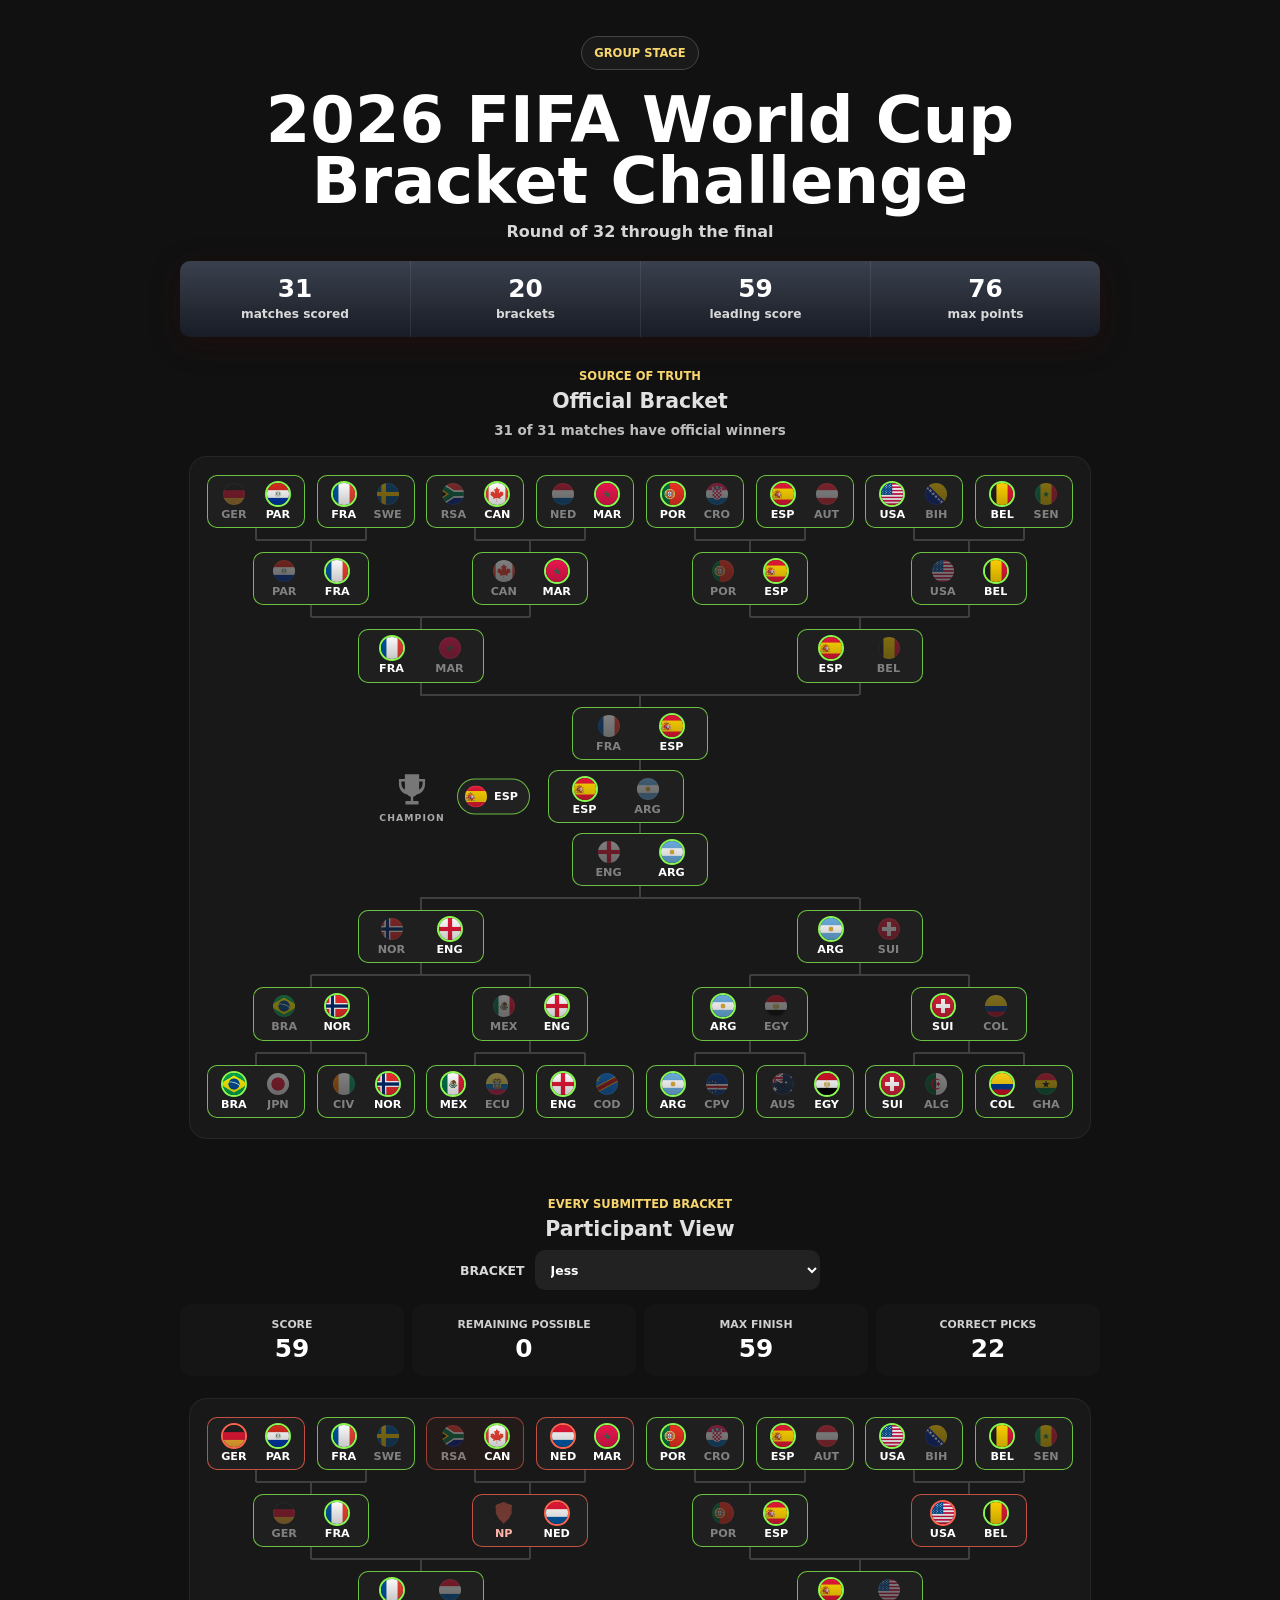
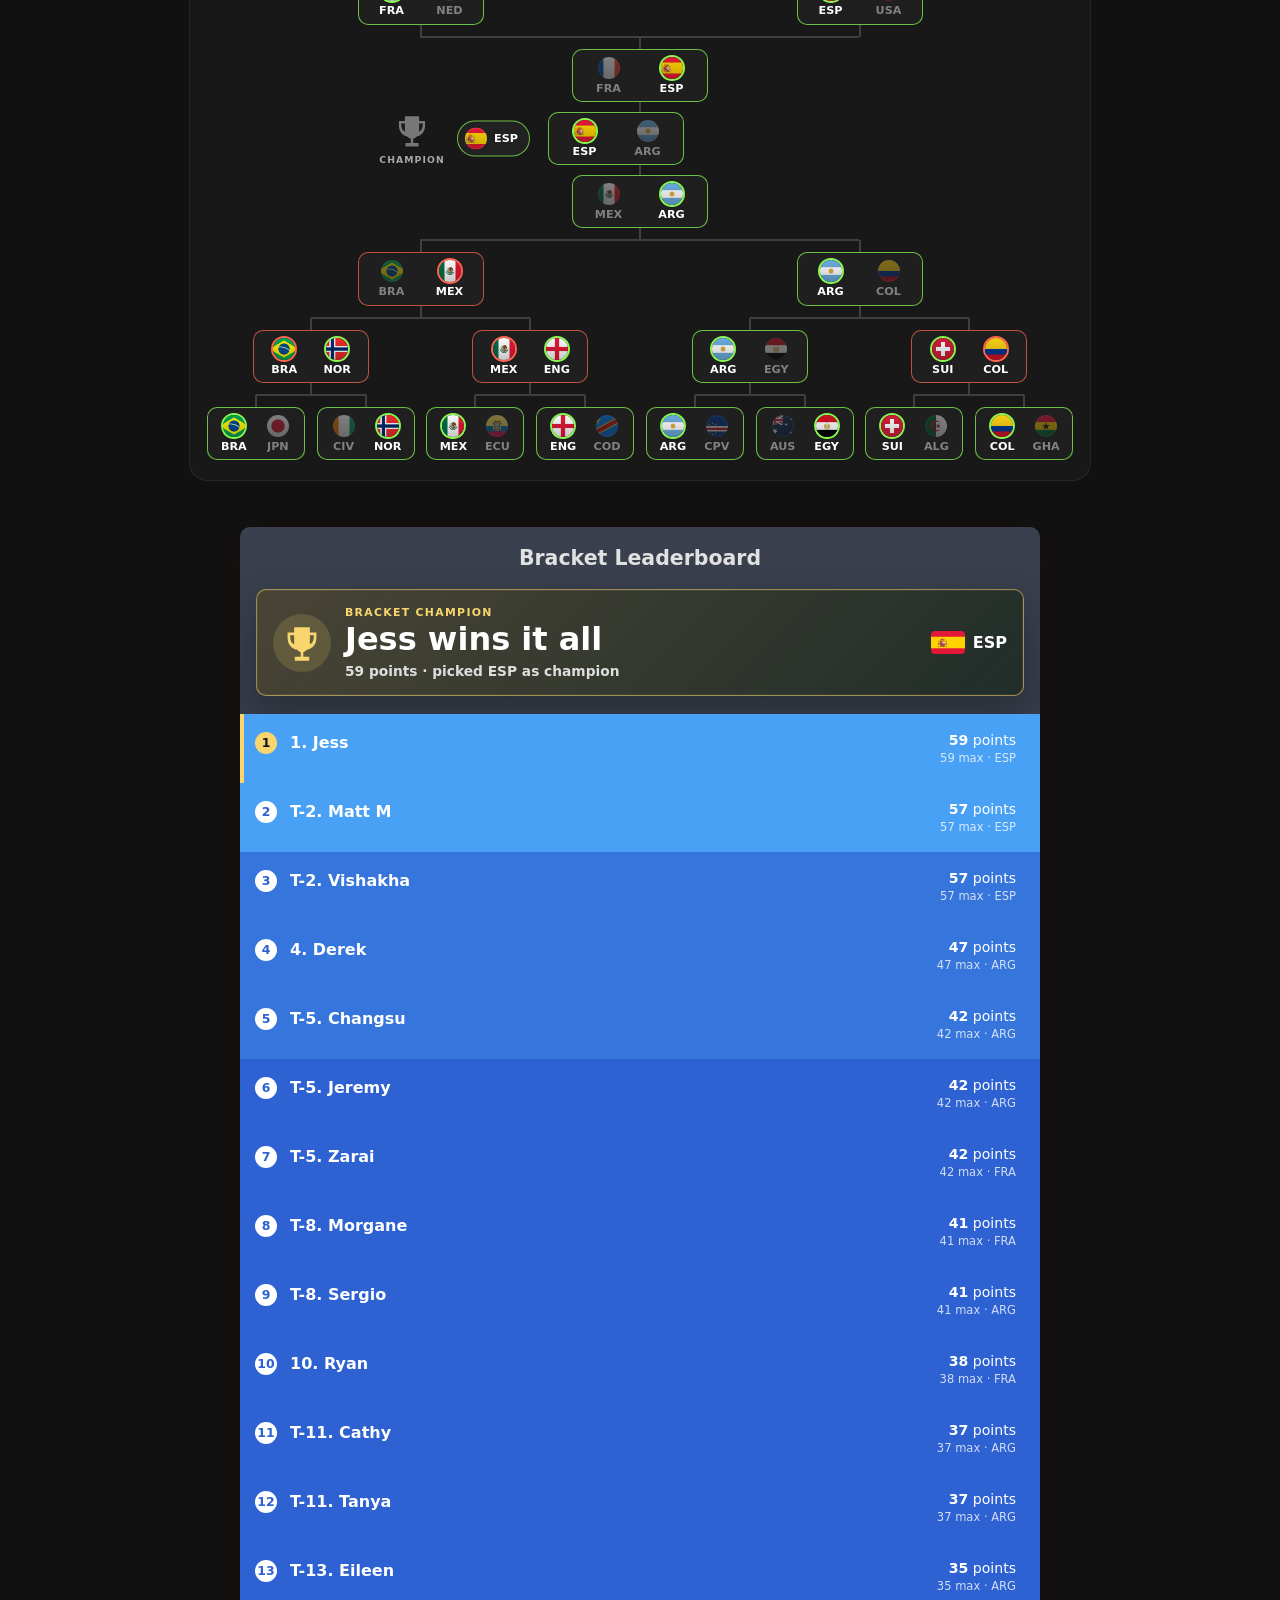
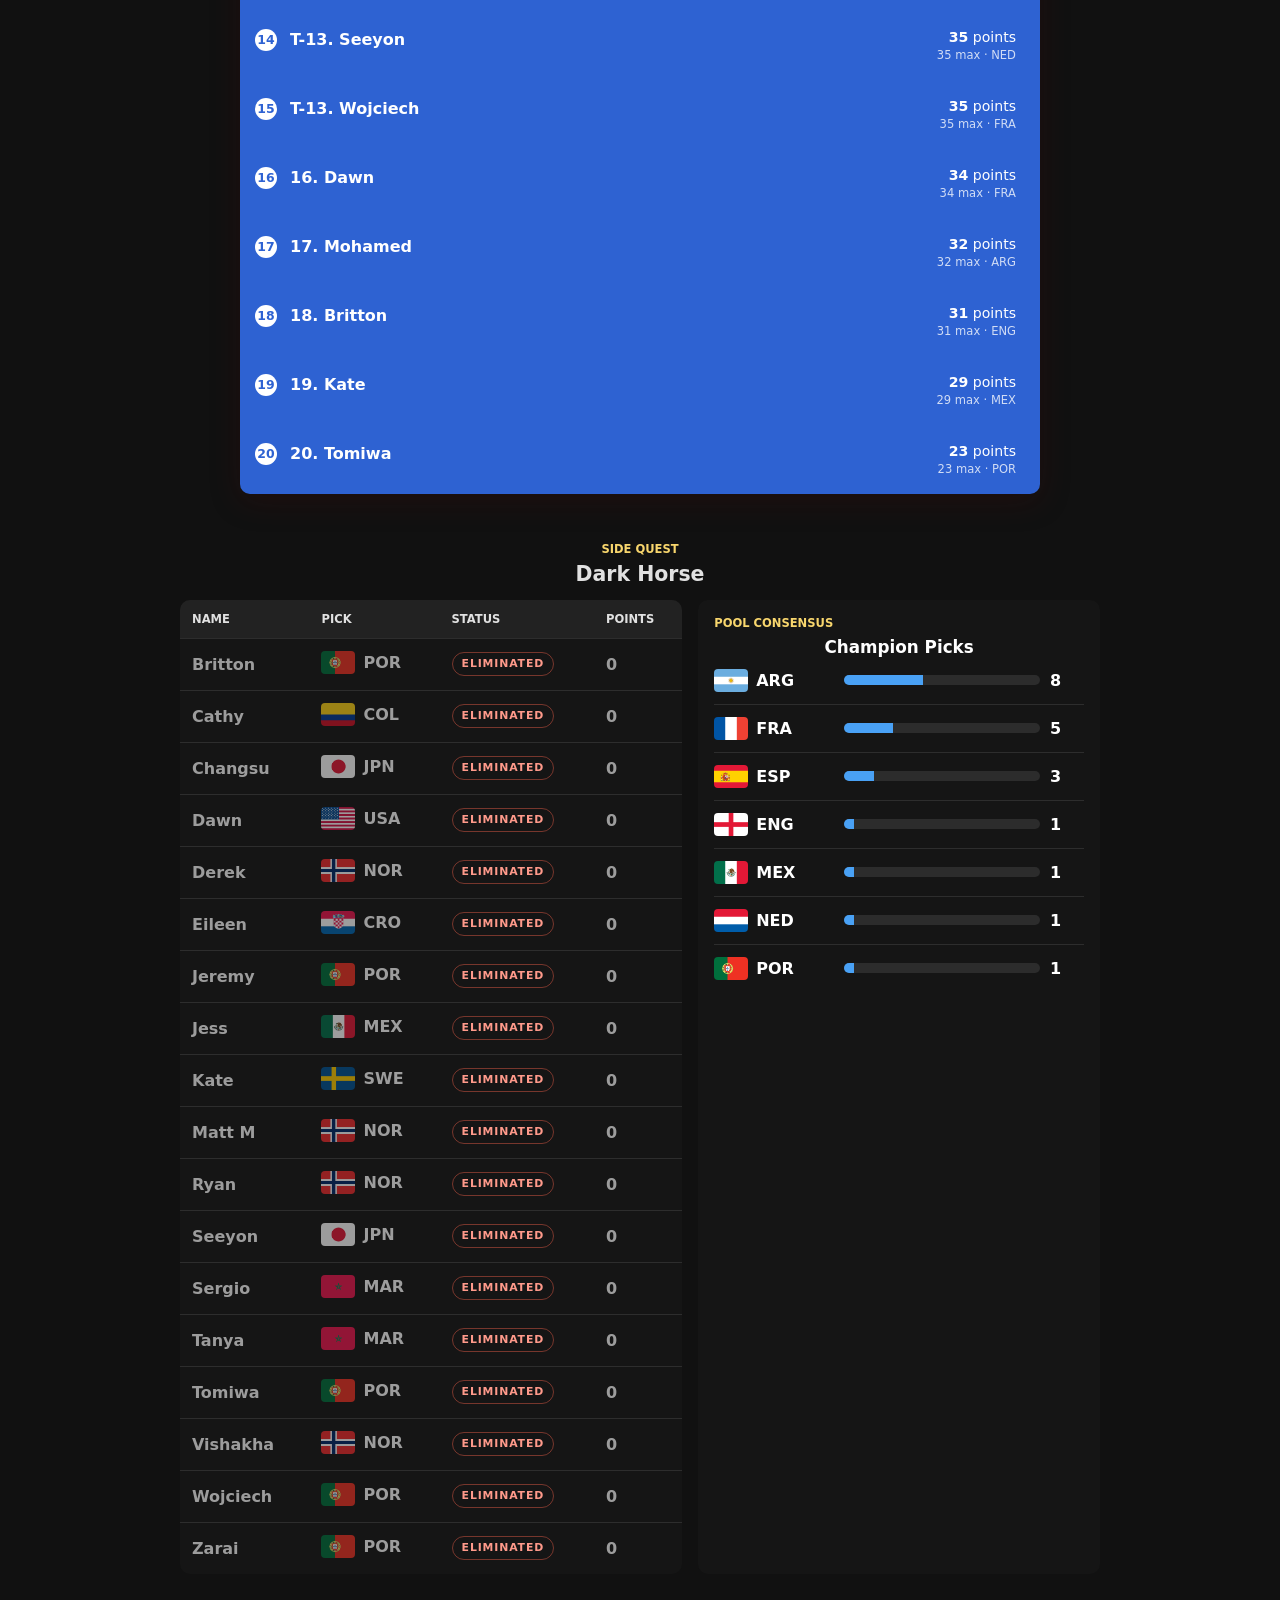
<file: worldcup/index.html>
<!doctype html>
<html lang="en">
  <head>
    <meta charset="utf-8" />
    <meta name="viewport" content="width=device-width, initial-scale=1" />
    <title>World Cup Bracket Tracker</title>
    <link rel="stylesheet" href="bracket.css?v=20260719-1" />
  </head>
  <body>
    <header class="bracket-header">
      <nav class="page-nav" aria-label="Site navigation">
        <a href="group-stage.html">Group Stage</a>
      </nav>
      <div>
        <h1>2026 FIFA World Cup Bracket Challenge</h1>
        <p>Round of 32 through the final</p>
      </div>
      <div class="summary-strip" aria-label="Bracket summary">
        <div>
          <strong id="matches-complete">0</strong>
          <span>matches scored</span>
        </div>
        <div>
          <strong id="bracket-people">0</strong>
          <span>brackets</span>
        </div>
        <div>
          <strong id="bracket-lead">0</strong>
          <span>leading score</span>
        </div>
        <div>
          <strong id="bracket-max">0</strong>
          <span>max points</span>
        </div>
      </div>
    </header>

    <main>
      <section class="source-section" aria-labelledby="source-title">
        <div class="section-heading">
          <div>
            <p class="eyebrow">Source of Truth</p>
            <h2 id="source-title">Official Bracket</h2>
          </div>
          <p id="source-note"></p>
        </div>
        <div class="bracket-scroll" id="source-bracket"></div>
      </section>

      <section class="participant-section" aria-labelledby="participant-title">
        <div class="section-heading">
          <div>
            <p class="eyebrow">Every Submitted Bracket</p>
            <h2 id="participant-title">Participant View</h2>
          </div>
          <label class="participant-picker">
            <span>Bracket</span>
            <select id="person-select"></select>
          </label>
        </div>
        <div class="participant-summary" id="participant-summary"></div>
        <div class="bracket-scroll" id="participant-bracket"></div>
      </section>

      <section class="leaderboard-section" aria-labelledby="leaderboard-title">
        <div class="leaderboard-card">
          <h2 id="leaderboard-title">Bracket Leaderboard</h2>
          <div class="winner-celebration" id="winner-celebration" hidden></div>
          <ol class="leaderboard-list" id="leaderboard"></ol>
        </div>
      </section>

      <section class="insights-section" aria-labelledby="insights-title">
        <div class="section-heading">
          <div>
            <p class="eyebrow">Side Quest</p>
            <h2 id="insights-title">Dark Horse</h2>
          </div>
        </div>
        <div class="insights-grid">
          <div class="table-wrap">
            <table class="dark-horse" id="dark-horse"></table>
          </div>
          <article class="consensus-panel">
            <header>
              <p class="eyebrow">Pool Consensus</p>
              <h3>Champion Picks</h3>
            </header>
            <div id="champion-consensus"></div>
          </article>
        </div>
      </section>
    </main>

    <script src="bracket-data.js?v=20260719-1"></script>
    <script src="bracket.js?v=20260719-1"></script>
  </body>
</html>
</file>
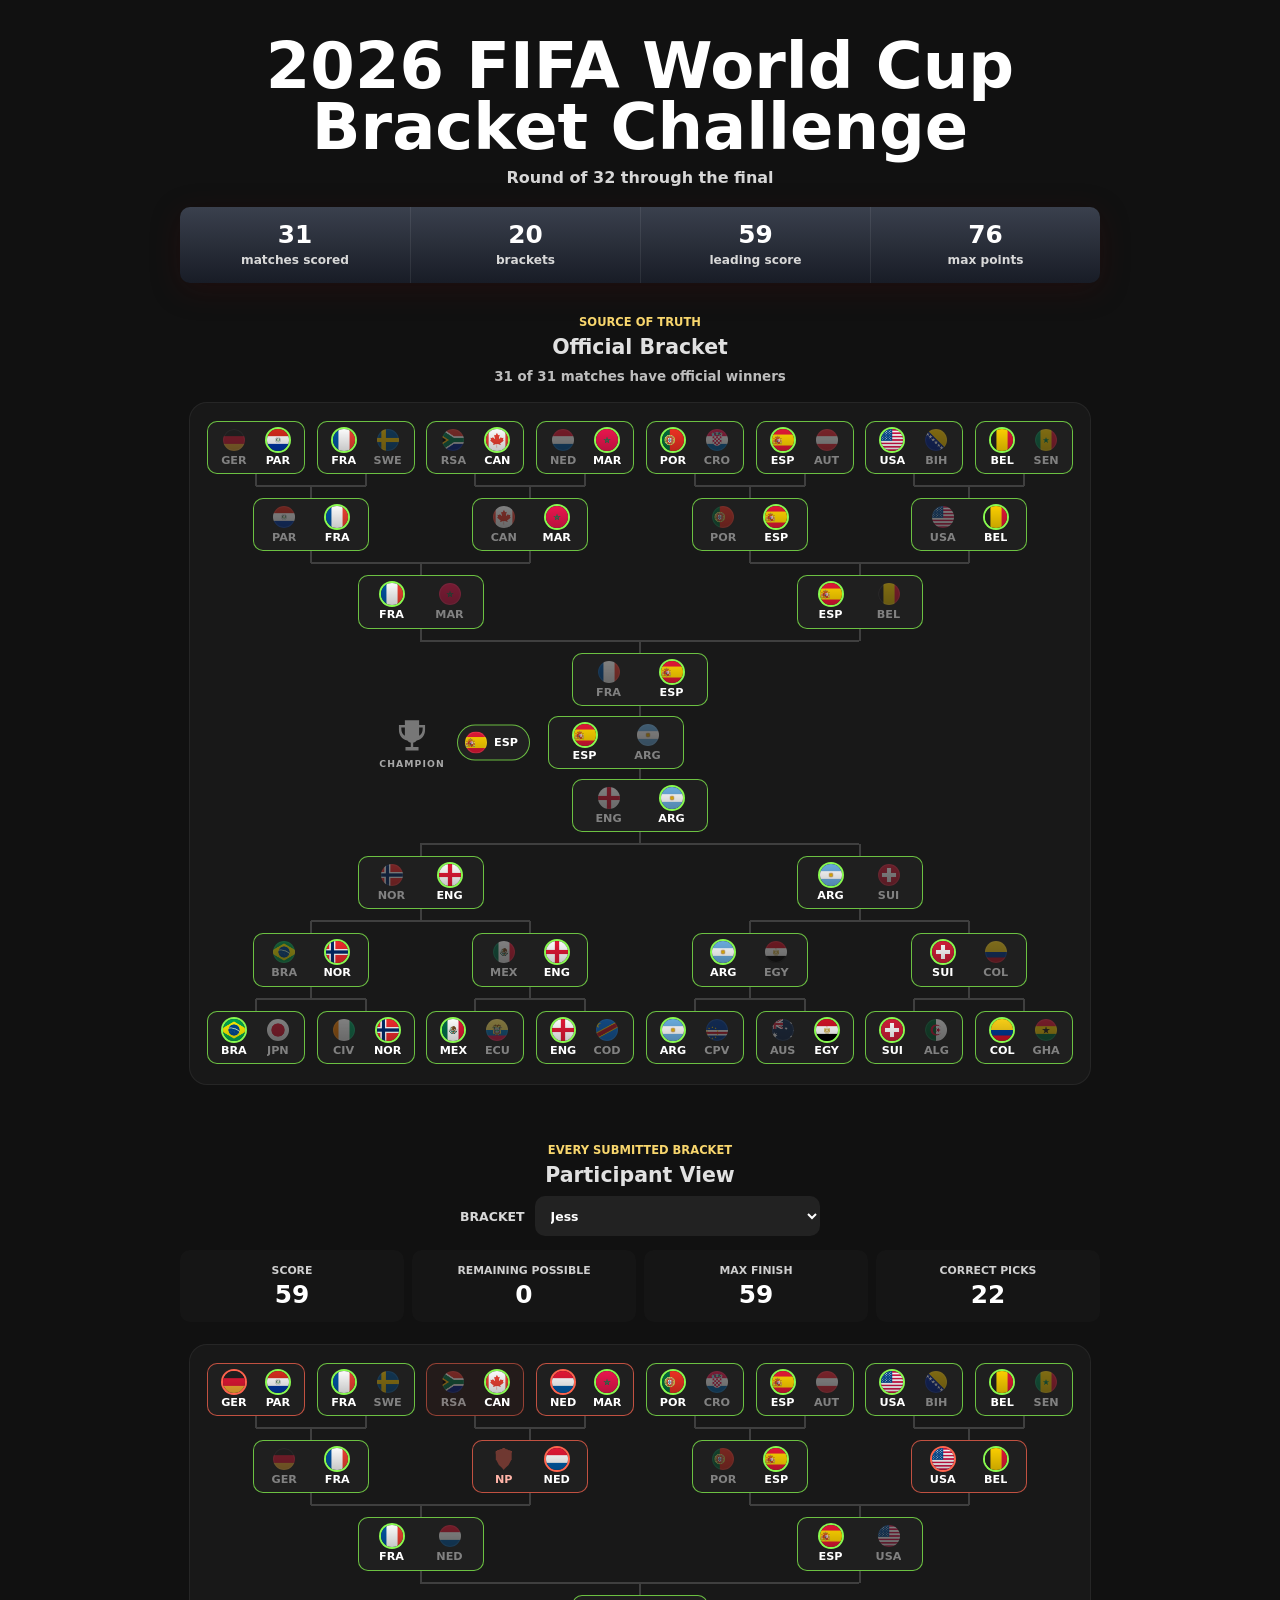
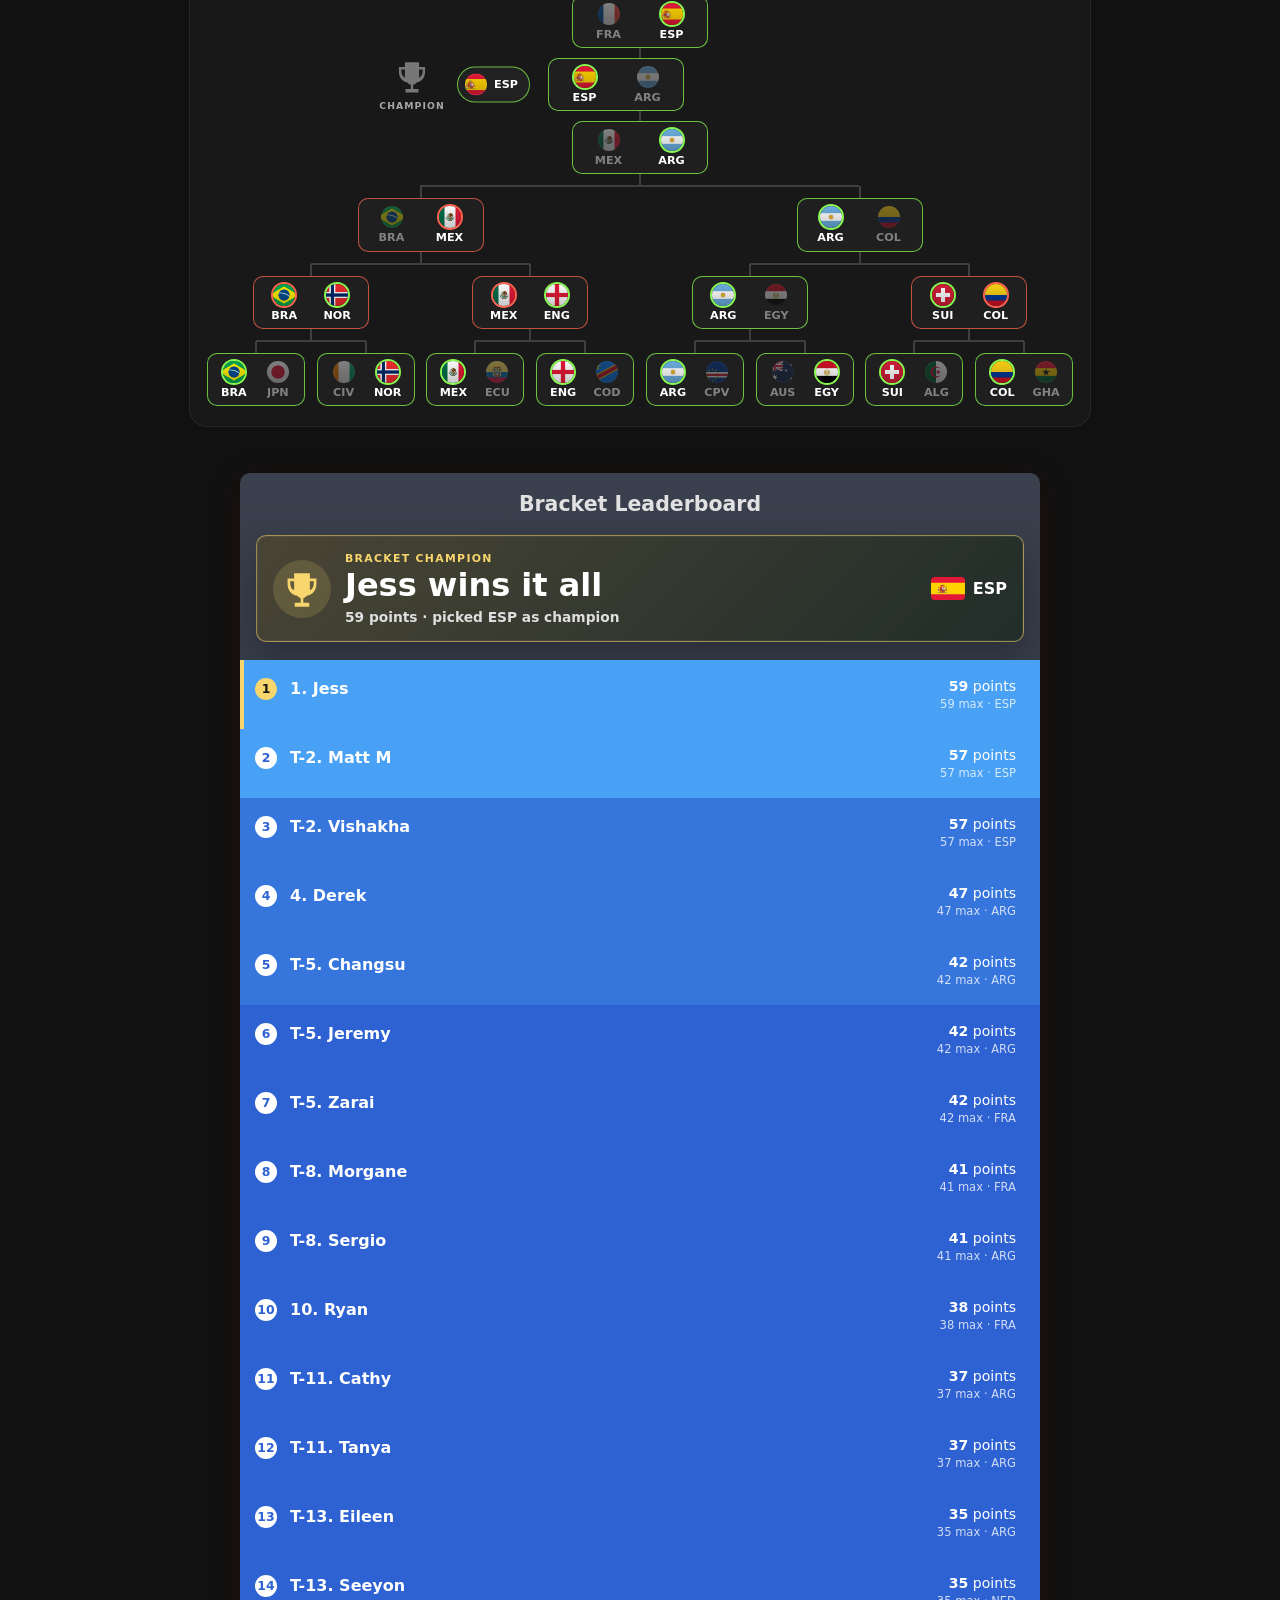
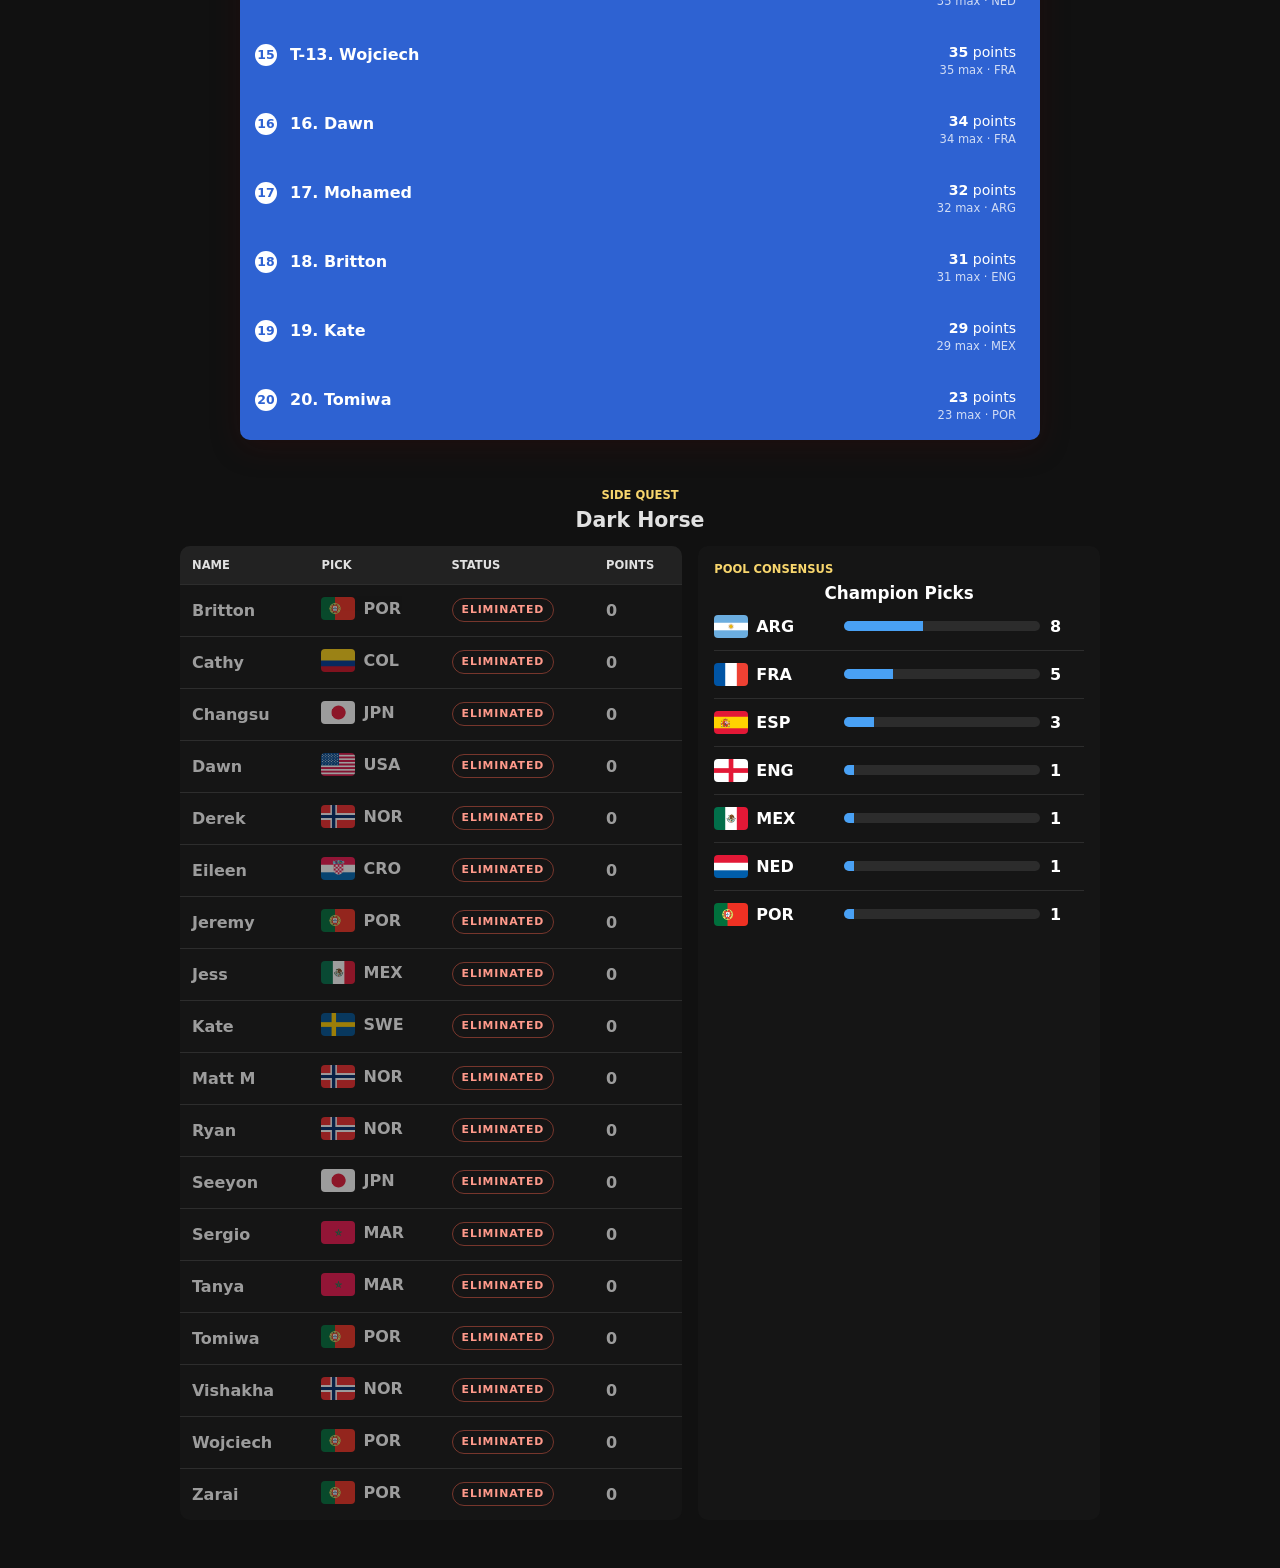
<file: worldcup/bracket.html>
<!doctype html>
<html lang="en">
  <head>
    <meta charset="utf-8" />
    <meta name="viewport" content="width=device-width, initial-scale=1" />
    <title>World Cup Bracket Tracker</title>
    <link rel="stylesheet" href="bracket.css?v=20260719-1" />
  </head>
  <body>
    <header class="bracket-header">
      <div>
        <h1>2026 FIFA World Cup Bracket Challenge</h1>
        <p>Round of 32 through the final</p>
      </div>
      <div class="summary-strip" aria-label="Bracket summary">
        <div>
          <strong id="matches-complete">0</strong>
          <span>matches scored</span>
        </div>
        <div>
          <strong id="bracket-people">0</strong>
          <span>brackets</span>
        </div>
        <div>
          <strong id="bracket-lead">0</strong>
          <span>leading score</span>
        </div>
        <div>
          <strong id="bracket-max">0</strong>
          <span>max points</span>
        </div>
      </div>
    </header>

    <main>
      <section class="source-section" aria-labelledby="source-title">
        <div class="section-heading">
          <div>
            <p class="eyebrow">Source of Truth</p>
            <h2 id="source-title">Official Bracket</h2>
          </div>
          <p id="source-note"></p>
        </div>
        <div class="bracket-scroll" id="source-bracket"></div>
      </section>

      <section class="participant-section" aria-labelledby="participant-title">
        <div class="section-heading">
          <div>
            <p class="eyebrow">Every Submitted Bracket</p>
            <h2 id="participant-title">Participant View</h2>
          </div>
          <label class="participant-picker">
            <span>Bracket</span>
            <select id="person-select"></select>
          </label>
        </div>
        <div class="participant-summary" id="participant-summary"></div>
        <div class="bracket-scroll" id="participant-bracket"></div>
      </section>

      <section class="leaderboard-section" aria-labelledby="leaderboard-title">
        <div class="leaderboard-card">
          <h2 id="leaderboard-title">Bracket Leaderboard</h2>
          <div class="winner-celebration" id="winner-celebration" hidden></div>
          <ol class="leaderboard-list" id="leaderboard"></ol>
        </div>
      </section>

      <section class="insights-section" aria-labelledby="insights-title">
        <div class="section-heading">
          <div>
            <p class="eyebrow">Side Quest</p>
            <h2 id="insights-title">Dark Horse</h2>
          </div>
        </div>
        <div class="insights-grid">
          <div class="table-wrap">
            <table class="dark-horse" id="dark-horse"></table>
          </div>
          <article class="consensus-panel">
            <header>
              <p class="eyebrow">Pool Consensus</p>
              <h3>Champion Picks</h3>
            </header>
            <div id="champion-consensus"></div>
          </article>
        </div>
      </section>
    </main>

    <script src="bracket-data.js?v=20260719-1"></script>
    <script src="bracket.js?v=20260719-1"></script>
  </body>
</html>
</file>
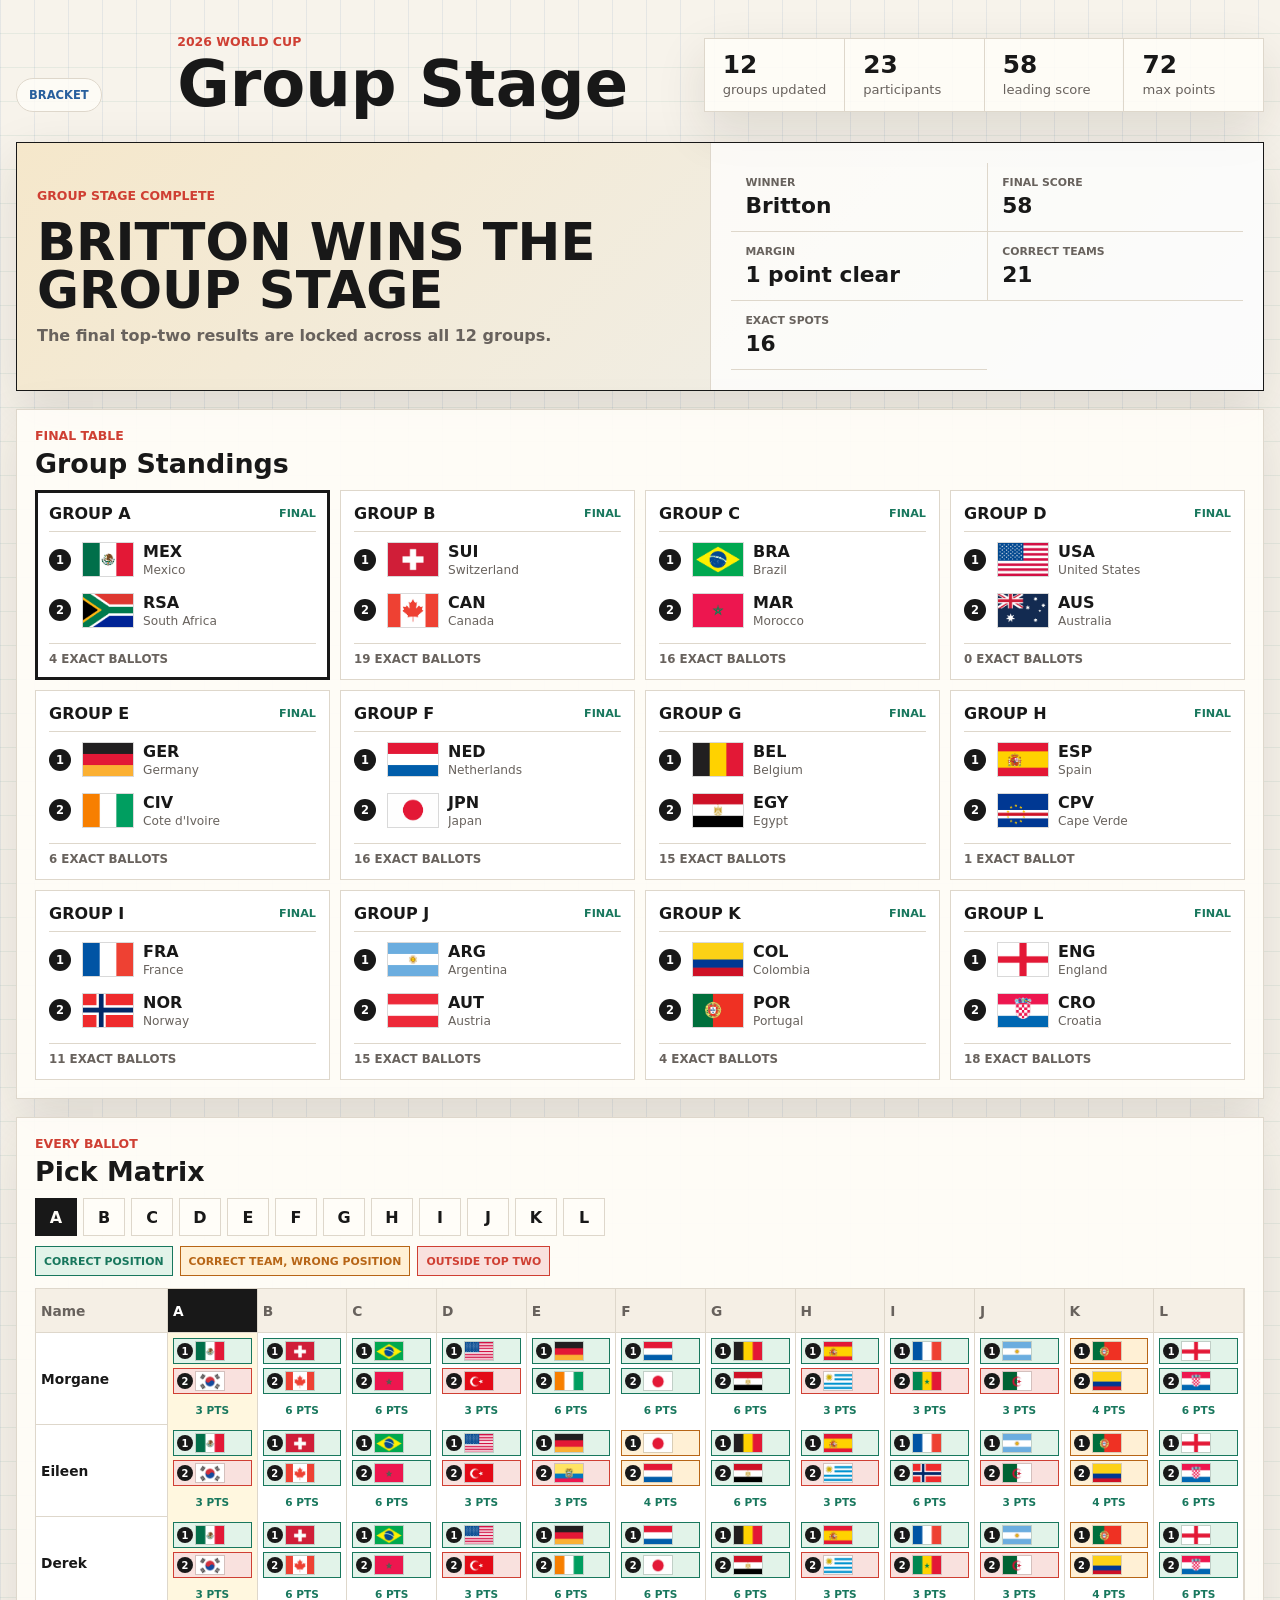
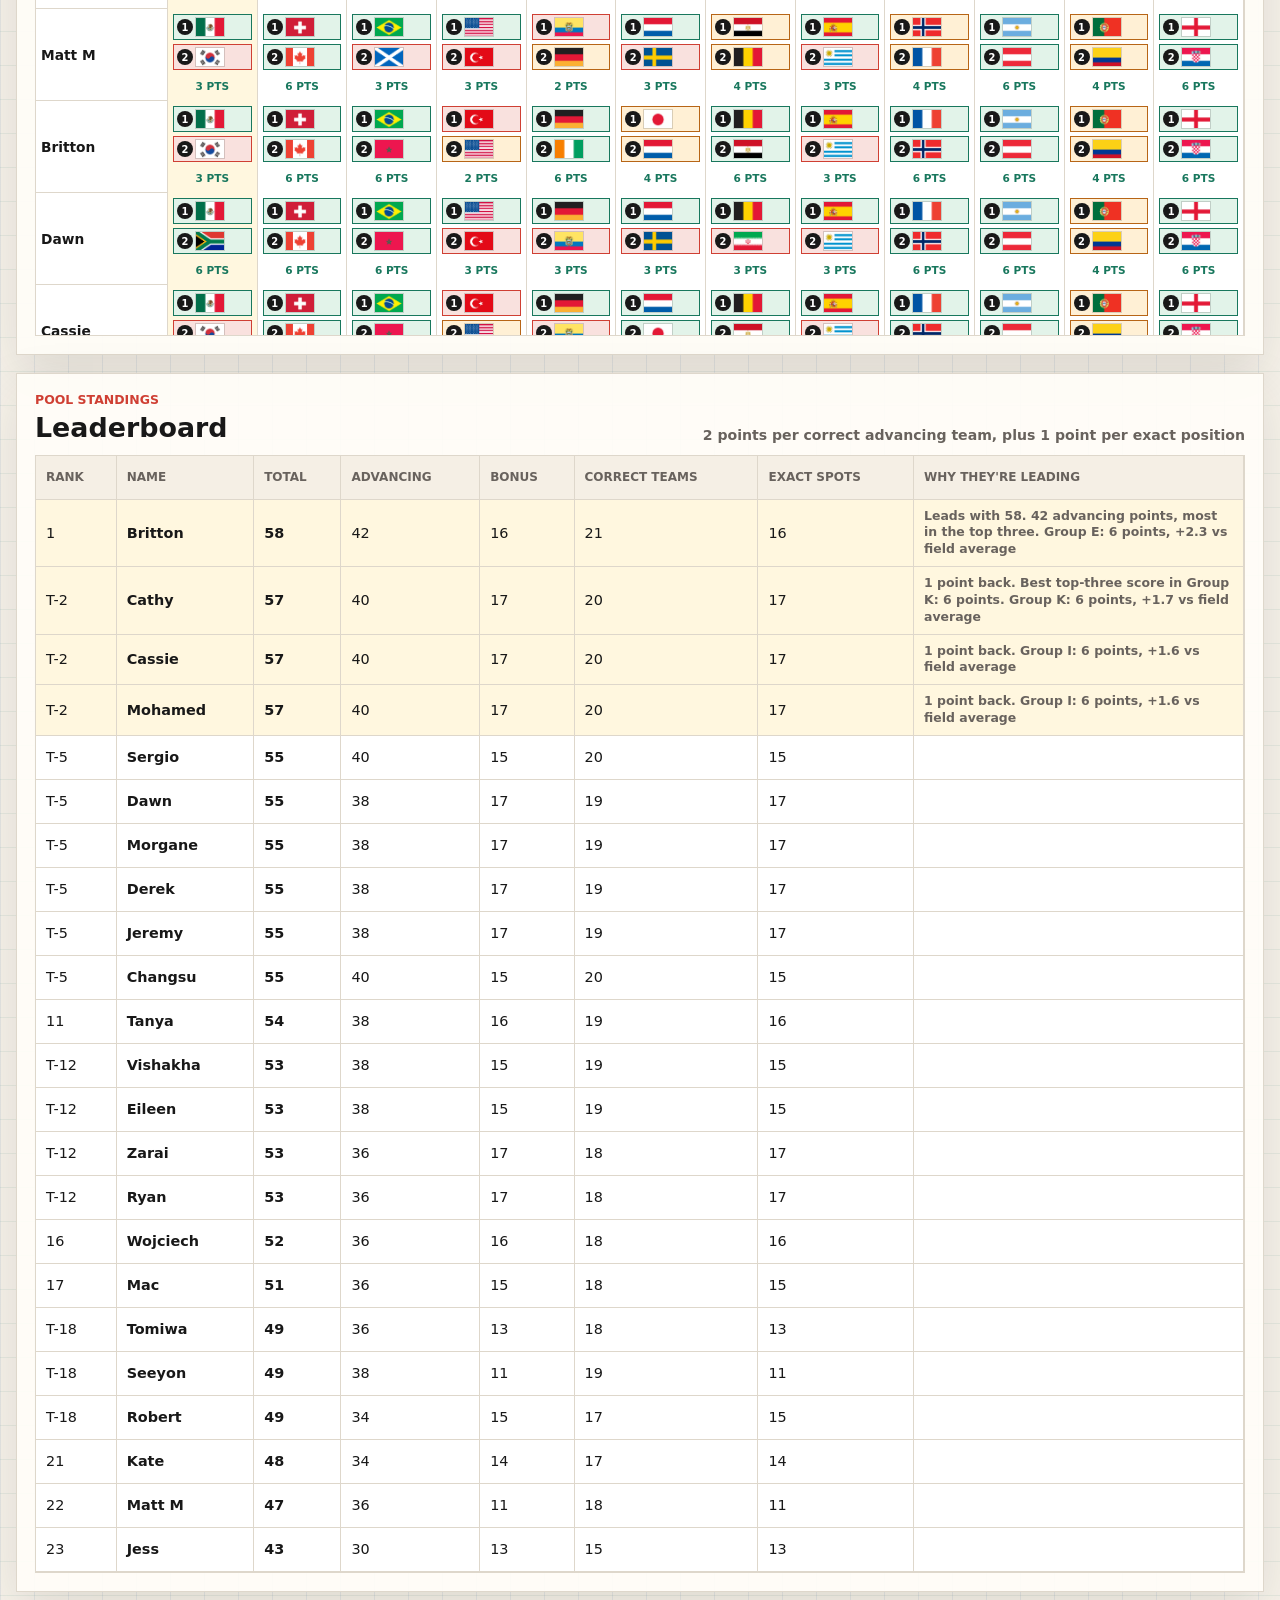
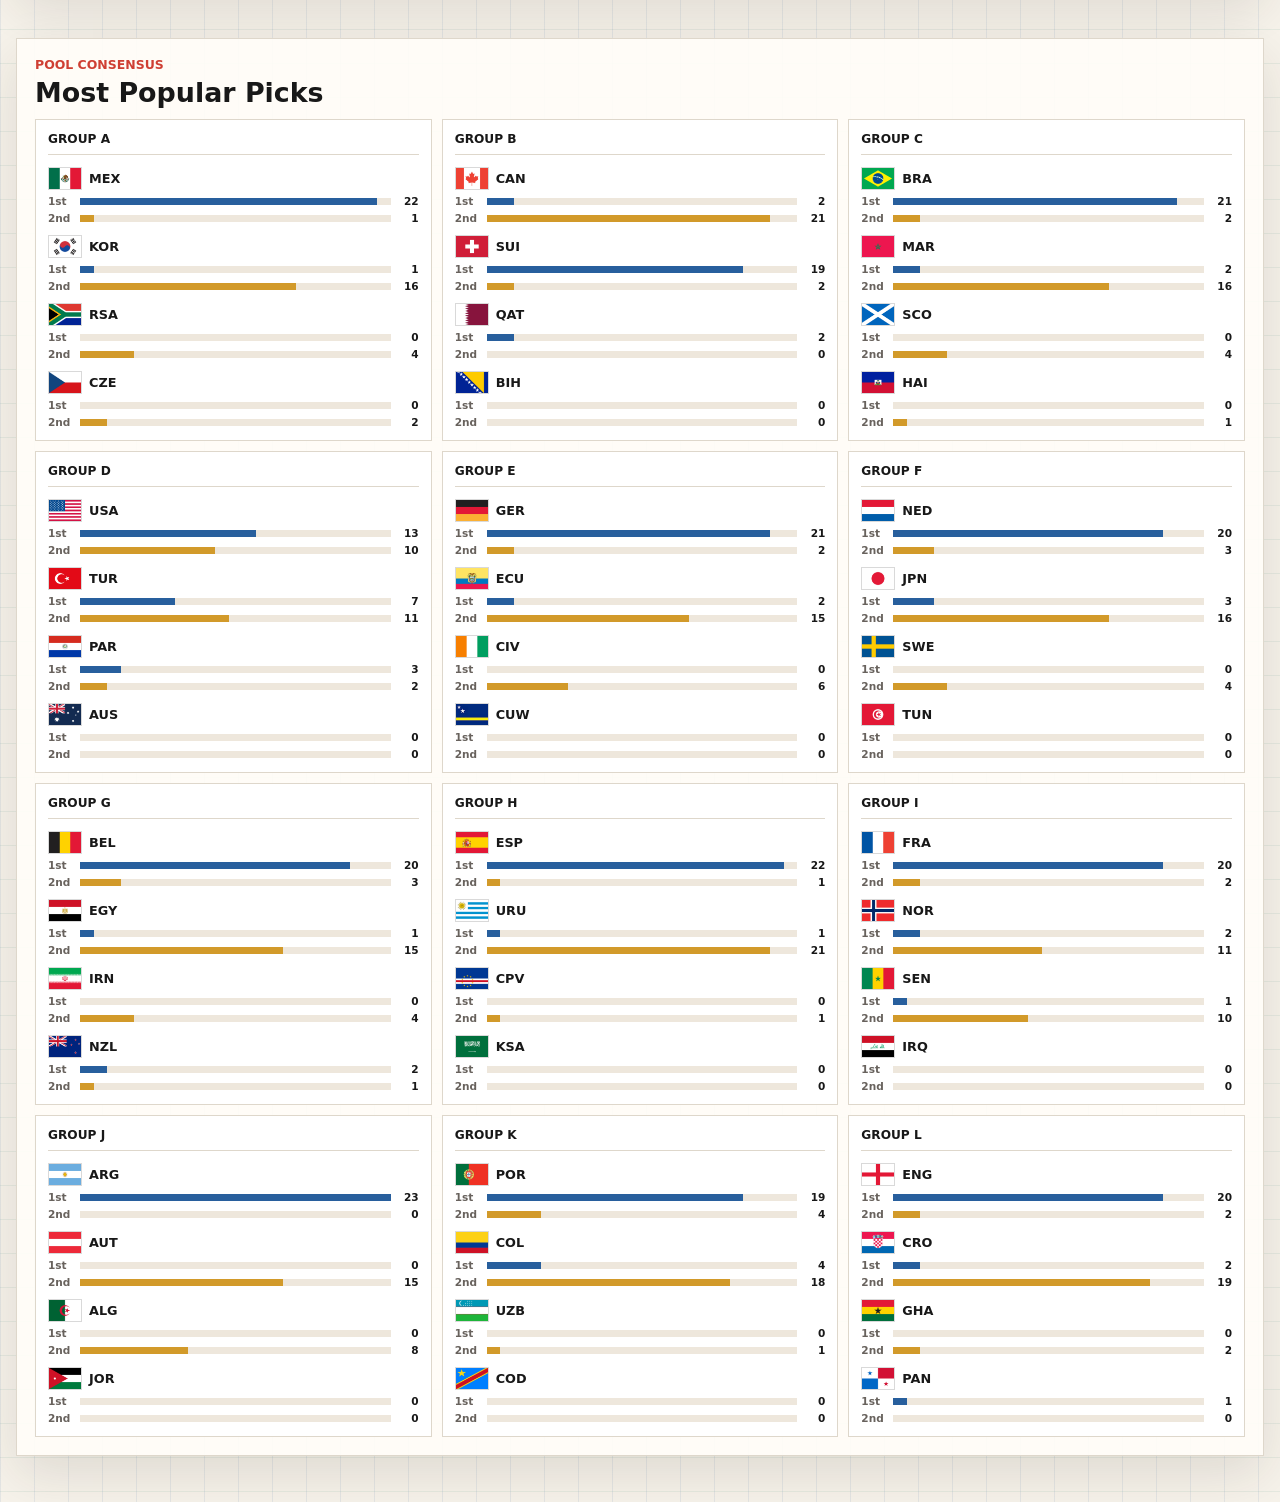
<file: worldcup/group-stage.html>
<!doctype html>
<html lang="en">
  <head>
    <meta charset="utf-8" />
    <meta name="viewport" content="width=device-width, initial-scale=1" />
    <title>World Cup Group Stage Tracker</title>
    <link rel="stylesheet" href="styles.css" />
  </head>
  <body>
    <header class="app-header">
      <nav class="page-nav" aria-label="Site navigation">
        <a href="index.html">Bracket</a>
      </nav>
      <div>
        <p class="eyebrow">2026 World Cup</p>
        <h1>Group Stage</h1>
      </div>
      <div class="summary-strip" aria-label="Group stage summary">
        <div>
          <strong id="group-count">0</strong>
          <span>groups updated</span>
        </div>
        <div>
          <strong id="person-count">0</strong>
          <span>participants</span>
        </div>
        <div>
          <strong id="leader-points">0</strong>
          <span>leading score</span>
        </div>
        <div>
          <strong id="max-points">0</strong>
          <span>max points</span>
        </div>
      </div>
    </header>

    <main>
      <section class="winner-section" id="winner-spotlight" aria-label="Group stage winner"></section>

      <section class="results-section" aria-labelledby="results-title">
        <div class="section-heading">
          <div>
            <p class="eyebrow">Final Table</p>
            <h2 id="results-title">Group Standings</h2>
          </div>
        </div>
        <div class="results-grid" id="results-grid"></div>
      </section>

      <section class="matrix-section" aria-labelledby="matrix-title">
        <div class="section-heading">
          <div>
            <p class="eyebrow">Every Ballot</p>
            <h2 id="matrix-title">Pick Matrix</h2>
          </div>
        </div>
        <div class="matrix-controls" aria-label="Pick Matrix controls">
          <div class="group-tabs" id="group-tabs"></div>
          <div class="pick-legend" aria-label="Pick status legend">
            <span class="is-exact">Correct position</span>
            <span class="is-advancing">Correct team, wrong position</span>
            <span class="is-wrong">Outside top two</span>
          </div>
        </div>
        <div class="table-wrap">
          <table class="pick-matrix" id="pick-matrix"></table>
        </div>
      </section>

      <section class="leaderboard-section" aria-labelledby="leaderboard-title">
        <div class="section-heading">
          <div>
            <p class="eyebrow">Pool Standings</p>
            <h2 id="leaderboard-title">Leaderboard</h2>
          </div>
          <p id="leaderboard-note"></p>
        </div>
        <div class="table-wrap leaderboard-wrap">
          <table class="leaderboard" id="leaderboard"></table>
        </div>
      </section>

      <section class="simple-consensus-section" aria-labelledby="consensus-title">
        <div class="section-heading">
          <div>
            <p class="eyebrow">Pool Consensus</p>
            <h2 id="consensus-title">Most Popular Picks</h2>
          </div>
        </div>
        <div class="simple-consensus-grid" id="simple-consensus-grid"></div>
      </section>
    </main>

    <script src="predictions-data.js"></script>
    <script src="app.js"></script>
  </body>
</html>
</file>
<file: worldcup/bracket.css>
:root {
  color-scheme: dark;
  --bg: #111111;
  --panel: #151515;
  --panel-soft: #1c1c1f;
  --ink: #ffffff;
  --muted: #bdbdbd;
  --line: rgba(255, 255, 255, 0.1);
  --blue-1: #49a1f5;
  --blue-2: #3675dc;
  --blue-3: #2e62d2;
  --green: #88fa4f;
  --red: #ff644e;
  --gold: #f8d66d;
  font-family:
    Inter, ui-sans-serif, system-ui, -apple-system, BlinkMacSystemFont, "Segoe UI", sans-serif;
}

*,
*::before,
*::after {
  box-sizing: border-box;
}

body {
  margin: 0;
  min-width: 320px;
  background: var(--bg);
  color: var(--ink);
}

button,
select {
  font: inherit;
}

.page-nav {
  display: flex;
  justify-content: center;
}

.page-nav a {
  display: inline-flex;
  align-items: center;
  min-height: 34px;
  border: 1px solid #454545;
  border-radius: 999px;
  padding: 0 12px;
  background: rgba(255, 255, 255, 0.04);
  color: var(--gold);
  font-size: 0.72rem;
  font-weight: 850;
  text-decoration: none;
  text-transform: uppercase;
}

.bracket-header,
main {
  width: min(100% - 28px, 920px);
  margin: 0 auto;
}

.bracket-header {
  display: grid;
  gap: 20px;
  padding: 36px 0 12px;
  text-align: center;
}

h1,
h2,
h3,
p {
  margin: 0;
  letter-spacing: 0;
}

h1 {
  font-size: clamp(2rem, 5vw, 4.1rem);
  line-height: 0.95;
}

.bracket-header p {
  margin-top: 10px;
  color: #d6d6d6;
  font-weight: 600;
}

.eyebrow {
  margin-bottom: 7px;
  color: var(--gold);
  font-size: 0.72rem;
  font-weight: 850;
  text-transform: uppercase;
}

.summary-strip {
  display: grid;
  grid-template-columns: repeat(4, minmax(0, 1fr));
  overflow: hidden;
  border-radius: 10px;
  background: linear-gradient(to bottom, #3a404d, #181c26);
  box-shadow: 0 7px 30px rgba(62, 9, 11, 0.3);
}

.summary-strip div {
  min-width: 0;
  padding: 16px 10px;
  border-left: 1px solid rgba(255, 255, 255, 0.08);
}

.summary-strip div:first-child {
  border-left: 0;
}

.summary-strip strong {
  display: block;
  color: #ffffff;
  font-size: 1.55rem;
  line-height: 1;
}

.summary-strip span {
  display: block;
  margin-top: 6px;
  color: #d8d8d8;
  font-size: 0.76rem;
  font-weight: 650;
}

main {
  display: grid;
  gap: 28px;
  padding-bottom: 48px;
}

.source-section,
.participant-section,
.leaderboard-section,
.insights-section {
  min-width: 0;
}

.section-heading {
  display: grid;
  gap: 10px;
  margin: 20px auto 14px;
  text-align: center;
}

.section-heading h2,
.leaderboard-card h2 {
  color: #e1e1e1;
  font-size: 1.28rem;
  line-height: 1.1;
  text-align: center;
}

.section-heading > p {
  color: var(--muted);
  font-size: 0.84rem;
  font-weight: 650;
}

.participant-picker {
  display: grid;
  width: min(100%, 360px);
  grid-template-columns: auto 1fr;
  align-items: center;
  justify-self: center;
  gap: 10px;
  color: #d8d8d8;
  font-size: 0.78rem;
  font-weight: 850;
  text-transform: uppercase;
}

.participant-picker select {
  min-width: 0;
  height: 40px;
  border: 0;
  border-radius: 10px;
  padding: 0 34px 0 12px;
  background: #222;
  color: #ffffff;
  font-weight: 800;
}

.participant-summary {
  display: grid;
  grid-template-columns: repeat(4, minmax(0, 1fr));
  gap: 8px;
  margin: 0 0 18px;
}

.participant-summary div {
  border-radius: 10px;
  padding: 14px 10px;
  background: #151515;
  text-align: center;
}

.participant-summary span {
  display: block;
  color: #cfcfcf;
  font-size: 0.68rem;
  font-weight: 850;
  text-transform: uppercase;
}

.participant-summary strong {
  display: block;
  margin-top: 6px;
  font-size: 1.55rem;
  line-height: 1;
}

.bracket-scroll {
  width: 100%;
  min-width: 0;
  overflow-x: auto;
  overflow-y: hidden;
  padding: 4px 0 10px;
  scrollbar-color: #565656 #191919;
}

.bracket-scroll::-webkit-scrollbar {
  height: 12px;
}

.bracket-scroll::-webkit-scrollbar-track {
  background: #191919;
  border-radius: 999px;
}

.bracket-scroll::-webkit-scrollbar-thumb {
  background: #565656;
  border-radius: 999px;
}

.legacy-bracket {
  width: min-content;
  min-width: 900px;
  margin: 0 auto;
  padding: 10px 0 0;
}

.mobile-bracket {
  display: none;
}

.game-bracket {
  --connector-gap: 24px;
  --connector-stem: 12px;
  --connector-stem-offset: -12px;
  --connector-midline-top: -13px;
  --connector-color: #3f3f3f;
  --final-breakout-offset: -24px;
  width: min-content;
  min-width: 900px;
  margin: 0 auto;
  border: 1px solid rgba(255, 255, 255, 0.06);
  border-radius: 18px;
  padding: 18px 16px 20px;
  background: #181818;
}

.game-half {
  display: grid;
  gap: var(--connector-gap);
}

.game-round {
  position: relative;
  display: grid;
  gap: 5px;
}

.game-half .game-round:not(:first-child)::before {
  content: "";
  position: absolute;
  top: var(--connector-midline-top);
  left: 50%;
  z-index: 0;
  width: 868px;
  height: 2px;
  transform: translateX(-50%);
  background-repeat: repeat-x;
}

.game-half.is-top .game-round.is-r16::before,
.game-half.is-bottom .game-round.is-r32::before {
  background-image: repeating-linear-gradient(
    to right,
    transparent 0 49.875px,
    var(--connector-color) 49.875px 159.625px,
    transparent 159.625px 219.5px
  );
}

.game-half.is-top .game-round.is-qf::before,
.game-half.is-bottom .game-round.is-r16::before {
  background-image: repeating-linear-gradient(
    to right,
    transparent 0 104.75px,
    var(--connector-color) 104.75px 324.25px,
    transparent 324.25px 439px
  );
}

.game-half.is-top .game-round.is-sf::before,
.game-half.is-bottom .game-round.is-qf::before {
  background-image: linear-gradient(
    to right,
    transparent 0 214.5px,
    var(--connector-color) 214.5px 653.5px,
    transparent 653.5px
  );
}

.game-round-label {
  color: #a8a8a8;
  font-size: 0.6rem;
  font-weight: 900;
  text-align: center;
  text-transform: uppercase;
}

.game-row {
  display: grid;
  width: 868px;
  grid-template-columns: repeat(8, minmax(0, 1fr));
  gap: 10px;
  align-items: center;
  margin: 0 auto;
}

.game-node {
  position: relative;
  display: grid;
  min-width: 0;
  justify-items: center;
}

.game-half.is-top .game-round:not(:last-child) .game-node::after,
.game-final-card::before,
.game-final-card::after,
.game-half.is-bottom .game-round:not(:last-child) .game-node::after {
  content: "";
  position: absolute;
  left: 50%;
  z-index: 0;
  width: 2px;
  height: var(--connector-stem);
  transform: translateX(-50%);
  background: var(--connector-color);
}

.game-half.is-top .game-round:not(:last-child) .game-node::after,
.game-half.is-bottom .game-round:not(:last-child) .game-node::after {
  bottom: var(--connector-stem-offset);
}

.game-half.is-top .game-round:not(:first-child) .game-node::before,
.game-half.is-bottom .game-round:not(:first-child) .game-node::before {
  content: "";
  position: absolute;
  top: var(--connector-stem-offset);
  left: 50%;
  z-index: 0;
  width: 2px;
  height: var(--connector-stem);
  transform: translateX(-50%);
  background: var(--connector-color);
}

.game-match-card {
  position: relative;
  z-index: 1;
  display: grid;
  width: 98px;
  min-height: 48px;
  align-content: center;
  border: 1px solid #454545;
  border-radius: 10px;
  padding: 7px 6px;
  background: #1f1f1f;
  color: #ffffff;
  text-align: center;
}

.game-match-card.is-r16 {
  width: 116px;
}

.game-match-card.is-qf {
  width: 126px;
}

.game-match-card.is-sf,
.game-match-card.is-final {
  width: 136px;
}

.game-match-card.is-correct,
.game-match-card.is-official {
  border-color: rgba(136, 250, 79, 0.74);
}

.game-match-card.is-wrong,
.game-match-card.is-dead {
  border-color: rgba(255, 100, 78, 0.72);
}

.game-match-card.is-missing {
  border-color: rgba(255, 100, 78, 0.52);
  background: #231b1a;
}

.game-team-row {
  display: grid;
  grid-template-columns: repeat(2, minmax(0, 1fr));
  gap: 4px;
}

.game-team-slot {
  display: grid;
  min-width: 0;
  justify-items: center;
  gap: 4px;
}

.game-team-slot strong,
.game-champion-pill strong {
  overflow: hidden;
  max-width: 100%;
  font-size: 0.7rem;
  line-height: 1;
  text-overflow: ellipsis;
  white-space: nowrap;
}

.game-flag,
.game-shield {
  display: block;
  width: 22px;
  height: 22px;
  border-radius: 999px;
}

.game-flag {
  background:
    linear-gradient(to bottom, rgba(0, 0, 0, 0.02), rgba(0, 0, 0, 0.22)),
    var(--flag-image);
  background-position: center;
  background-size: cover;
  box-shadow: inset 0 0 0 1px rgba(255, 255, 255, 0.1);
}

.game-shield {
  clip-path: polygon(50% 0, 86% 14%, 86% 50%, 72% 76%, 50% 96%, 28% 76%, 14% 50%, 14% 14%);
  background: #4c4c4c;
}

.game-team-slot.is-pick .game-flag,
.game-team-slot.is-pick .game-shield {
  box-shadow: 0 0 0 2px var(--gold);
}

.game-team-slot.is-correct .game-flag,
.game-team-slot.is-correct .game-shield,
.game-team-slot.is-official .game-flag,
.game-team-slot.is-official .game-shield {
  box-shadow: 0 0 0 2px var(--green);
}

.game-team-slot.is-wrong .game-flag,
.game-team-slot.is-wrong .game-shield {
  box-shadow: 0 0 0 2px var(--red);
}

.game-team-slot.is-no-pick .game-shield {
  background: #6f3831;
  box-shadow: 0 0 0 2px rgba(255, 100, 78, 0.72);
}

.game-team-slot.is-no-pick strong {
  color: #ffb4a8;
}

.game-team-slot.is-dead {
  opacity: 0.44;
}

.game-card-meta {
  display: grid;
  gap: 2px;
}

.game-card-meta span {
  color: #9b9b9b;
  font-size: 0.52rem;
  font-weight: 850;
  text-transform: uppercase;
}

.game-card-meta b {
  overflow: hidden;
  color: #bdbdbd;
  font-size: 0.56rem;
  font-weight: 850;
  text-overflow: ellipsis;
  white-space: nowrap;
}

.game-match-card.is-correct .game-card-meta b,
.game-match-card.is-official .game-card-meta b {
  color: var(--green);
}

.game-match-card.is-wrong .game-card-meta b,
.game-match-card.is-dead .game-card-meta b {
  color: var(--red);
}

.game-final {
  position: relative;
  display: grid;
  justify-items: center;
  padding: 10px 0;
}

.game-final-stage {
  position: relative;
  display: grid;
  justify-items: center;
  width: 136px;
}

.game-final-card {
  position: relative;
  display: grid;
  justify-items: center;
}

.game-final-card > .game-match-card {
  transform: translateX(var(--final-breakout-offset));
}

.game-final-card::before {
  top: -12px;
}

.game-final-card::after {
  bottom: -12px;
}

.game-champion {
  position: absolute;
  top: 50%;
  right: calc(100% + 18px);
  display: flex;
  align-items: center;
  gap: 8px;
  width: max-content;
  transform: translate(var(--final-breakout-offset), -50%);
  color: #a8a8a8;
  font-size: 0.58rem;
  font-weight: 900;
  letter-spacing: 0.12em;
  text-transform: uppercase;
}

.game-champion-label {
  display: grid;
  justify-items: center;
  gap: 4px;
  width: 74px;
}

.game-champion .mobile-trophy {
  width: 38px;
  height: 38px;
}

.game-champion-pill {
  display: inline-grid;
  grid-auto-flow: column;
  align-items: center;
  gap: 7px;
  border: 1px solid #454545;
  border-radius: 999px;
  padding: 6px 11px 6px 7px;
  background: rgba(255, 255, 255, 0.04);
  color: #ffffff;
  letter-spacing: 0;
}

.game-champion-pill.is-correct,
.game-champion-pill.is-official {
  border-color: rgba(136, 250, 79, 0.72);
}

.game-champion-pill.is-wrong,
.game-champion-pill.is-dead {
  border-color: rgba(255, 100, 78, 0.72);
  opacity: 0.62;
}

.legacy-round-label {
  display: flex;
  align-items: center;
  justify-content: center;
  gap: 9px;
  margin: 18px auto 8px;
  color: #d8d8d8;
  font-size: 0.75rem;
  text-transform: uppercase;
}

.legacy-round-label span {
  color: var(--gold);
  font-weight: 900;
}

.legacy-round-label strong {
  font-weight: 800;
}

.legacy-grid {
  display: grid;
  gap: 10px;
  width: 900px;
  margin: 0 auto;
}

.cols-8 {
  grid-template-columns: repeat(8, minmax(0, 1fr));
}

.cols-4 {
  width: 780px;
  grid-template-columns: repeat(4, minmax(0, 1fr));
}

.cols-2 {
  width: 560px;
  grid-template-columns: repeat(2, minmax(0, 1fr));
}

.cols-1 {
  width: 420px;
  grid-template-columns: 1fr;
}

.name-grid {
  margin-bottom: 6px;
}

.team-grid + .name-grid {
  margin-top: 6px;
  margin-bottom: 0;
}

.name-pair {
  display: grid;
  grid-template-columns: repeat(2, minmax(0, 1fr));
  gap: 4px;
}

.name-pair span {
  overflow: hidden;
  color: #cccccc;
  font-size: 0.68rem;
  font-weight: 700;
  text-align: center;
  text-overflow: ellipsis;
  white-space: nowrap;
}

.team-pair {
  display: grid;
  grid-template-columns: repeat(2, minmax(0, 1fr));
  gap: 4px;
}

.status-grid + .team-grid {
  margin-top: 14px;
}

.flag-tile {
  position: relative;
  display: grid;
  width: 100%;
  aspect-ratio: 3 / 2;
  min-height: 0;
  overflow: hidden;
  border-radius: 7px;
  background:
    linear-gradient(to bottom, rgba(0, 0, 0, 0.04), rgba(0, 0, 0, 0.46)),
    var(--flag-image, linear-gradient(135deg, #2b2b2b, #121212));
  background-position: center;
  background-size: cover;
  box-shadow: inset 0 0 0 1px rgba(255, 255, 255, 0.08);
}

.flag-tile::before {
  content: "";
  position: absolute;
  inset: 0;
  background: rgba(0, 0, 0, 0.08);
}

.flag-tile.is-empty {
  background: linear-gradient(135deg, #272727, #171717);
}

.flag-tile.is-dead,
.flag-tile.is-wrong {
  filter: grayscale(100%);
  opacity: 0.32;
}

.flag-tile.is-pick {
  box-shadow:
    inset 0 0 0 2px var(--gold),
    0 0 0 1px rgba(248, 214, 109, 0.24);
}

.flag-tile.is-correct,
.flag-tile.is-official {
  box-shadow:
    inset 0 0 0 2px var(--green),
    0 0 18px rgba(136, 250, 79, 0.16);
}

.advancer-grid {
  margin-top: 18px;
  align-items: center;
  justify-items: center;
}

.advancer-grid .flag-tile {
  width: 74px;
}

.advancer-grid .flag-tile.is-qf {
  width: 82px;
}

.advancer-grid .flag-tile.is-sf {
  width: 90px;
}

.single-advancer {
  display: grid;
  justify-items: center;
  width: 170px;
  margin: 18px auto 0;
}

.single-advancer .flag-tile {
  width: 98px;
}

.winner-stage {
  display: grid;
  justify-items: center;
  width: min(100%, 220px);
  gap: 8px;
  margin: 24px auto;
  text-align: center;
}

.winner-stage > span {
  color: var(--gold);
  font-size: 0.75rem;
  font-weight: 900;
  text-transform: uppercase;
}

.winner-stage .flag-tile {
  width: 118px;
}

.status-grid {
  margin-top: 10px;
  align-items: center;
}

.time-band {
  display: grid;
  min-height: 36px;
  place-items: center;
  border-radius: 10px;
  padding: 8px 10px;
  background: #222222;
  color: #cccccc;
  font-size: 0.72rem;
  font-weight: 850;
  text-align: center;
}

.time-band.is-correct,
.time-band.is-official {
  background: var(--green);
  color: #000000;
}

.time-band.is-wrong,
.time-band.is-dead {
  background: var(--red);
  color: #000000;
}

.time-band.is-missing,
.time-band.is-alive,
.time-band.is-pick {
  background: #222222;
  color: #cccccc;
}

.mobile-board {
  width: min(100%, 360px);
  margin: 0 auto;
  border: 1px solid rgba(255, 255, 255, 0.06);
  border-radius: 26px;
  padding: 18px 10px 22px;
  background: #1b1b1b;
  box-shadow: inset 0 0 0 1px rgba(255, 255, 255, 0.02);
}

.mobile-half {
  display: grid;
  gap: 20px;
}

.mobile-quarter {
  display: grid;
  gap: 14px;
}

.mobile-round {
  position: relative;
  display: grid;
  gap: 8px;
}

.mobile-round-label {
  color: #a8a8a8;
  font-size: 0.62rem;
  font-weight: 900;
  text-align: center;
  text-transform: uppercase;
}

.mobile-row {
  display: grid;
  grid-template-columns: repeat(4, minmax(0, 1fr));
  gap: 8px;
  align-items: center;
}

.mobile-node {
  position: relative;
  display: grid;
  justify-items: center;
  min-width: 0;
}

.mobile-half.is-top .mobile-round:not(:last-child) .mobile-node::after,
.mobile-final-card::before,
.mobile-final-card::after,
.mobile-half.is-bottom .mobile-round:not(:last-child) .mobile-node::after {
  content: "";
  position: absolute;
  left: 50%;
  z-index: 0;
  width: 2px;
  height: 14px;
  transform: translateX(-50%);
  background: #3f3f3f;
}

.mobile-half.is-top .mobile-round:not(:last-child) .mobile-node::after,
.mobile-half.is-bottom .mobile-round:not(:last-child) .mobile-node::after {
  bottom: -14px;
}

.mobile-half.is-top .mobile-round:not(:first-child) .mobile-node::before,
.mobile-half.is-bottom .mobile-round:not(:first-child) .mobile-node::before {
  content: "";
  position: absolute;
  top: -14px;
  left: 50%;
  z-index: 0;
  width: 2px;
  height: 14px;
  transform: translateX(-50%);
  background: #3f3f3f;
}

.mobile-match-card {
  position: relative;
  z-index: 1;
  display: grid;
  width: 78px;
  min-height: 58px;
  align-content: center;
  border: 1px solid #454545;
  border-radius: 14px;
  padding: 8px 5px;
  background: #1d1d1d;
  color: #ffffff;
  text-align: center;
}

.mobile-match-card.is-r16 {
  width: 92px;
}

.mobile-match-card.is-qf {
  width: 104px;
}

.mobile-match-card.is-sf,
.mobile-match-card.is-final {
  width: 112px;
}

.mobile-match-card.is-correct,
.mobile-match-card.is-official {
  border-color: rgba(136, 250, 79, 0.74);
}

.mobile-match-card.is-wrong,
.mobile-match-card.is-dead {
  border-color: rgba(255, 100, 78, 0.72);
}

.mobile-match-card.is-missing {
  border-color: rgba(255, 100, 78, 0.52);
  background: #231b1a;
}

.mobile-team-row {
  display: grid;
  grid-template-columns: repeat(2, minmax(0, 1fr));
  gap: 4px;
}

.mobile-team-slot {
  display: grid;
  justify-items: center;
  gap: 6px;
  min-width: 0;
}

.mobile-team-slot strong,
.mobile-champion-pill strong {
  overflow: hidden;
  max-width: 100%;
  font-size: 0.72rem;
  line-height: 1;
  text-overflow: ellipsis;
  white-space: nowrap;
}

.mobile-flag,
.mobile-shield {
  display: block;
  width: 25px;
  height: 25px;
  border-radius: 999px;
}

.mobile-flag {
  background:
    linear-gradient(to bottom, rgba(0, 0, 0, 0.02), rgba(0, 0, 0, 0.22)),
    var(--flag-image);
  background-position: center;
  background-size: cover;
  box-shadow: inset 0 0 0 1px rgba(255, 255, 255, 0.1);
}

.mobile-shield {
  clip-path: polygon(50% 0, 86% 14%, 86% 50%, 72% 76%, 50% 96%, 28% 76%, 14% 50%, 14% 14%);
  background: #4c4c4c;
}

.mobile-team-slot.is-pick .mobile-flag,
.mobile-team-slot.is-pick .mobile-shield {
  box-shadow: 0 0 0 2px var(--gold);
}

.mobile-team-slot.is-correct .mobile-flag,
.mobile-team-slot.is-correct .mobile-shield,
.mobile-team-slot.is-official .mobile-flag,
.mobile-team-slot.is-official .mobile-shield {
  box-shadow: 0 0 0 2px var(--green);
}

.mobile-team-slot.is-wrong .mobile-flag,
.mobile-team-slot.is-wrong .mobile-shield {
  box-shadow: 0 0 0 2px var(--red);
}

.mobile-team-slot.is-no-pick .mobile-shield {
  background: #6f3831;
  box-shadow: 0 0 0 2px rgba(255, 100, 78, 0.72);
}

.mobile-team-slot.is-no-pick strong {
  color: #ffb4a8;
}

.mobile-team-slot.is-dead {
  opacity: 0.44;
}

.mobile-card-meta {
  display: grid;
  gap: 3px;
}

.mobile-card-meta span {
  color: #9b9b9b;
  font-size: 0.58rem;
  font-weight: 800;
  text-transform: uppercase;
}

.mobile-card-meta b {
  overflow: hidden;
  color: #bdbdbd;
  font-size: 0.58rem;
  font-weight: 850;
  text-overflow: ellipsis;
  white-space: nowrap;
}

.mobile-match-card.is-correct .mobile-card-meta b,
.mobile-match-card.is-official .mobile-card-meta b {
  color: var(--green);
}

.mobile-match-card.is-wrong .mobile-card-meta b,
.mobile-match-card.is-dead .mobile-card-meta b {
  color: var(--red);
}

.mobile-final {
  position: relative;
  display: grid;
  justify-items: center;
  padding: 18px 0;
}

.mobile-final-card {
  position: relative;
  display: grid;
  justify-items: center;
  gap: 10px;
}

.mobile-final-card::before {
  top: -18px;
}

.mobile-final-card::after {
  bottom: -18px;
}

.mobile-champion {
  display: grid;
  justify-items: center;
  gap: 7px;
  margin-top: 2px;
  color: #a8a8a8;
  font-size: 0.62rem;
  font-weight: 900;
  letter-spacing: 0.18em;
  text-transform: uppercase;
}

.mobile-trophy {
  width: 60px;
  height: 60px;
  fill: #777777;
}

.mobile-champion-pill {
  display: inline-grid;
  grid-auto-flow: column;
  align-items: center;
  gap: 7px;
  border: 1px solid #454545;
  border-radius: 999px;
  padding: 6px 10px 6px 7px;
  background: rgba(255, 255, 255, 0.04);
  color: #ffffff;
  letter-spacing: 0;
}

.mobile-champion-pill.is-correct,
.mobile-champion-pill.is-official {
  border-color: rgba(136, 250, 79, 0.72);
}

.mobile-champion-pill.is-wrong,
.mobile-champion-pill.is-dead {
  border-color: rgba(255, 100, 78, 0.72);
  opacity: 0.62;
}

.leaderboard-card {
  width: min(100%, 800px);
  margin: 8px auto 0;
  overflow: hidden;
  border-radius: 10px;
  background: linear-gradient(to bottom, #3a404d, #181c26);
  box-shadow: 0 7px 30px rgba(62, 9, 11, 0.3);
}

.leaderboard-card h2 {
  padding: 20px;
}

.winner-celebration {
  display: grid;
  grid-template-columns: auto minmax(0, 1fr) auto;
  align-items: center;
  gap: 14px;
  margin: 0 16px 18px;
  border: 1px solid rgba(248, 214, 109, 0.55);
  border-radius: 10px;
  padding: 16px;
  background:
    linear-gradient(135deg, rgba(248, 214, 109, 0.22), rgba(136, 250, 79, 0.08)),
    #181c26;
  box-shadow:
    inset 0 0 0 1px rgba(255, 255, 255, 0.06),
    0 14px 34px rgba(0, 0, 0, 0.24);
}

.winner-celebration[hidden] {
  display: none;
}

.winner-celebration-trophy {
  display: grid;
  width: 58px;
  height: 58px;
  place-items: center;
  border-radius: 999px;
  background: rgba(248, 214, 109, 0.16);
}

.winner-celebration-trophy .mobile-trophy {
  width: 42px;
  height: 42px;
  fill: var(--gold);
}

.winner-celebration-copy {
  min-width: 0;
}

.winner-celebration-copy span {
  display: block;
  color: var(--gold);
  font-size: 0.68rem;
  font-weight: 900;
  letter-spacing: 0.12em;
  text-transform: uppercase;
}

.winner-celebration-copy strong {
  display: block;
  margin-top: 4px;
  color: #ffffff;
  font-size: clamp(1.25rem, 4vw, 2rem);
  line-height: 1.05;
}

.winner-celebration-copy p {
  margin-top: 6px;
  color: #dedede;
  font-size: 0.86rem;
  font-weight: 700;
}

.leaderboard-list {
  margin: 0;
  padding: 0;
  counter-reset: leaderboard;
  list-style: none;
}

.leaderboard-row {
  position: relative;
  z-index: 1;
  min-height: 62px;
  counter-increment: leaderboard;
  padding: 18px 10px 18px 50px;
  cursor: pointer;
  background: var(--blue-3);
  transition:
    box-shadow 0.2s ease-in-out,
    transform 0.2s ease-in-out;
}

.leaderboard-row:nth-child(1),
.leaderboard-row:nth-child(2) {
  background: var(--blue-1);
}

.leaderboard-row:nth-child(3),
.leaderboard-row:nth-child(4),
.leaderboard-row:nth-child(5) {
  background: var(--blue-2);
}

.leaderboard-row::before {
  content: counter(leaderboard);
  position: absolute;
  z-index: 2;
  top: 18px;
  left: 15px;
  width: 22px;
  height: 22px;
  border-radius: 999px;
  background: #ffffff;
  color: var(--blue-3);
  font-size: 0.78rem;
  font-weight: 900;
  line-height: 22px;
  text-align: center;
}

.leaderboard-row mark {
  position: absolute;
  z-index: 2;
  top: 0;
  left: 0;
  width: 100%;
  height: 100%;
  margin: 0;
  padding: 19px 10px 18px 50px;
  background: none;
  color: #ffffff;
  font-weight: 800;
}

.leaderboard-row small {
  position: relative;
  z-index: 3;
  display: block;
  padding-right: 14px;
  color: #ffffff;
  font-size: 0.88rem;
  text-align: right;
}

.leaderboard-row .score {
  font-weight: 900;
}

.leaderboard-row em {
  display: block;
  margin-top: 3px;
  color: rgba(255, 255, 255, 0.78);
  font-size: 0.72rem;
  font-style: normal;
}

.leaderboard-row:hover {
  z-index: 2;
  transform: scaleX(1.025) scaleY(1.02);
}

.leaderboard-row:focus-visible {
  z-index: 3;
  outline: 2px solid var(--gold);
  outline-offset: -4px;
}

.leaderboard-row.is-selected {
  box-shadow: inset 4px 0 0 var(--gold);
}

.leaderboard-row.is-selected::before {
  background: var(--gold);
  color: #151515;
}

.insights-grid {
  display: grid;
  grid-template-columns: minmax(0, 1fr) minmax(270px, 0.8fr);
  gap: 16px;
}

.insights-grid > * {
  min-width: 0;
}

.table-wrap,
.consensus-panel {
  overflow: hidden;
  border-radius: 10px;
  background: #151515;
}

table {
  width: 100%;
  min-width: 440px;
  border-collapse: collapse;
}

th,
td {
  border-bottom: 1px solid var(--line);
  padding: 12px;
  color: #ffffff;
  text-align: left;
  vertical-align: middle;
}

thead th {
  background: #222222;
  color: #e1e1e1;
  font-size: 0.72rem;
  font-weight: 900;
  text-transform: uppercase;
}

tbody tr:last-child th,
tbody tr:last-child td {
  border-bottom: 0;
}

tbody tr.is-eliminated th,
tbody tr.is-eliminated td {
  color: rgba(255, 255, 255, 0.58);
}

tbody tr.is-eliminated .team-pill {
  opacity: 0.58;
}

.dark-horse-status {
  display: inline-flex;
  align-items: center;
  min-height: 24px;
  border: 1px solid rgba(255, 255, 255, 0.18);
  border-radius: 999px;
  padding: 4px 9px;
  font-size: 0.68rem;
  font-weight: 900;
  letter-spacing: 0.08em;
  line-height: 1;
  text-transform: uppercase;
}

.dark-horse-status.is-active {
  border-color: rgba(136, 250, 79, 0.32);
  color: #c9ffb0;
}

.dark-horse-status.is-eliminated {
  border-color: rgba(255, 100, 78, 0.42);
  color: #ff9a8b;
}

.dark-horse-status.is-ineligible {
  border-color: rgba(255, 210, 91, 0.42);
  color: #ffdc83;
}

.empty-cell,
.empty-copy {
  color: #cccccc;
  font-weight: 750;
  text-align: center;
}

.consensus-panel {
  padding: 16px;
}

.consensus-panel h3 {
  color: #ffffff;
  font-size: 1.05rem;
  text-align: center;
}

.consensus-row {
  display: grid;
  grid-template-columns: minmax(88px, 120px) minmax(120px, 1fr) 34px;
  align-items: center;
  gap: 10px;
  padding: 12px 0;
  border-bottom: 1px solid var(--line);
}

.consensus-row:last-child {
  border-bottom: 0;
}

.consensus-row > div {
  height: 10px;
  overflow: hidden;
  border-radius: 999px;
  background: #2c2c2c;
}

.consensus-row i {
  display: block;
  height: 100%;
  background: var(--blue-1);
}

.team-pill {
  display: inline-flex;
  align-items: center;
  gap: 8px;
  color: #ffffff;
  font-weight: 900;
}

.team-pill img {
  width: 34px;
  height: 23px;
  border-radius: 4px;
  object-fit: cover;
}

.flag-placeholder {
  display: block;
  width: 34px;
  height: 23px;
  border-radius: 4px;
  background: #2c2c2c;
}

@media (max-width: 760px) {
  .bracket-header,
  main {
    width: min(100% - 18px, 920px);
  }

  .summary-strip,
  .participant-summary,
  .insights-grid {
    grid-template-columns: 1fr;
  }

  .summary-strip div {
    border-top: 1px solid rgba(255, 255, 255, 0.08);
    border-left: 0;
  }

  .summary-strip div:first-child {
    border-top: 0;
  }

  .participant-picker {
    grid-template-columns: 1fr;
  }

  .legacy-bracket,
  .mobile-bracket {
    display: none;
  }

  .game-bracket {
    display: block;
  }

  .leaderboard-row mark {
    padding-right: 120px;
  }

  .winner-celebration {
    grid-template-columns: 1fr;
    justify-items: center;
    text-align: center;
  }
}
</file>
<file: worldcup/styles.css>
:root {
  color-scheme: light;
  --ink: #181818;
  --muted: #68625d;
  --paper: #f7f3eb;
  --panel: #fffdf8;
  --line: #ded7cb;
  --red: #cf3f33;
  --green: #18775d;
  --blue: #285f9d;
  --gold: #d29a2a;
  --orange: #b76516;
  --exact-bg: #e2f3e9;
  --advancing-bg: #fff0d5;
  --wrong-bg: #f9e1de;
  --shadow: 0 18px 50px rgba(40, 32, 23, 0.12);
  font-family:
    Inter, ui-sans-serif, system-ui, -apple-system, BlinkMacSystemFont, "Segoe UI", sans-serif;
}

* {
  box-sizing: border-box;
}

body {
  margin: 0;
  min-width: 320px;
  color: var(--ink);
  background:
    linear-gradient(90deg, rgba(40, 95, 157, 0.09) 1px, transparent 1px),
    linear-gradient(0deg, rgba(24, 119, 93, 0.08) 1px, transparent 1px),
    var(--paper);
  background-size: 34px 34px;
}

button,
input {
  font: inherit;
}

button {
  cursor: pointer;
}

.page-nav a {
  display: inline-flex;
  align-items: center;
  min-height: 34px;
  border: 1px solid var(--line);
  border-radius: 999px;
  padding: 0 12px;
  background: rgba(255, 253, 248, 0.78);
  color: var(--blue);
  font-size: 0.72rem;
  font-weight: 850;
  text-decoration: none;
  text-transform: uppercase;
}

.app-header,
main {
  width: min(1520px, calc(100% - 32px));
  margin: 0 auto;
}

.app-header {
  display: flex;
  align-items: end;
  justify-content: space-between;
  gap: 28px;
  padding: 34px 0 22px;
}

.eyebrow {
  margin: 0 0 7px;
  color: var(--red);
  font-size: 0.78rem;
  font-weight: 800;
  letter-spacing: 0;
  text-transform: uppercase;
}

h1,
h2 {
  margin: 0;
  letter-spacing: 0;
}

h1 {
  font-size: clamp(2.1rem, 5vw, 5.4rem);
  line-height: 0.88;
}

h2 {
  font-size: clamp(1.25rem, 2.1vw, 2.1rem);
  line-height: 1.05;
}

.summary-strip {
  display: grid;
  grid-template-columns: repeat(4, minmax(116px, 1fr));
  overflow: hidden;
  border: 1px solid var(--line);
  background: rgba(255, 253, 248, 0.86);
  box-shadow: var(--shadow);
}

.summary-strip div {
  min-width: 0;
  padding: 14px 18px;
  border-left: 1px solid var(--line);
}

.summary-strip div:first-child {
  border-left: 0;
}

.summary-strip strong {
  display: block;
  font-size: 1.55rem;
  line-height: 1;
}

.summary-strip span {
  display: block;
  margin-top: 5px;
  color: var(--muted);
  font-size: 0.82rem;
}

.controls {
  position: sticky;
  top: 0;
  z-index: 10;
  display: flex;
  align-items: center;
  justify-content: space-between;
  gap: 18px;
  padding: 12px 0;
  background: rgba(247, 243, 235, 0.94);
  backdrop-filter: blur(16px);
}

.group-tabs {
  display: flex;
  flex-wrap: wrap;
  gap: 6px;
}

.tab-button {
  width: 42px;
  height: 38px;
  border: 1px solid var(--line);
  background: var(--panel);
  color: var(--ink);
  font-weight: 800;
}

.tab-button.is-active {
  border-color: var(--ink);
  background: var(--ink);
  color: var(--panel);
}

.search-box {
  display: grid;
  grid-template-columns: auto minmax(150px, 260px);
  align-items: center;
  gap: 10px;
  min-width: min(100%, 340px);
  color: var(--muted);
  font-size: 0.84rem;
  font-weight: 700;
}

.search-box input {
  min-width: 0;
  height: 38px;
  border: 1px solid var(--line);
  border-radius: 0;
  padding: 0 12px;
  background: var(--panel);
  color: var(--ink);
}

.winner-section {
  display: grid;
  grid-template-columns: minmax(0, 1.1fr) minmax(360px, 0.9fr);
  gap: 18px;
  align-items: stretch;
  margin: 8px 0 18px;
  border: 1px solid var(--ink);
  background:
    linear-gradient(135deg, rgba(210, 154, 42, 0.22), rgba(40, 95, 157, 0.08)),
    #fffdf8;
  box-shadow: var(--shadow);
}

.winner-copy,
.winner-scoreboard {
  min-width: 0;
  padding: 20px;
}

.winner-copy {
  display: grid;
  align-content: center;
  gap: 8px;
}

.winner-copy h2 {
  font-size: clamp(1.8rem, 4vw, 4.4rem);
  line-height: 0.94;
  text-transform: uppercase;
}

.winner-copy p:last-child {
  max-width: 640px;
  margin: 4px 0 0;
  color: var(--muted);
  font-weight: 750;
}

.winner-scoreboard {
  display: grid;
  grid-template-columns: repeat(2, minmax(0, 1fr));
  border-left: 1px solid var(--line);
  background: rgba(255, 255, 255, 0.74);
}

.winner-scoreboard div {
  min-width: 0;
  border-bottom: 1px solid var(--line);
  border-left: 1px solid var(--line);
  padding: 13px 14px;
}

.winner-scoreboard div:nth-child(2n + 1) {
  border-left: 0;
}

.winner-scoreboard span,
.winner-scoreboard strong {
  display: block;
}

.winner-scoreboard span {
  color: var(--muted);
  font-size: 0.68rem;
  font-weight: 900;
  text-transform: uppercase;
}

.winner-scoreboard strong {
  margin-top: 6px;
  font-size: clamp(1rem, 1.7vw, 1.65rem);
  line-height: 1.05;
}

.results-section {
  padding: 18px;
  margin: 8px 0 18px;
  border: 1px solid var(--line);
  background: rgba(255, 253, 248, 0.92);
  box-shadow: var(--shadow);
}

.results-grid {
  display: grid;
  grid-template-columns: repeat(4, minmax(210px, 1fr));
  gap: 10px;
}

.result-card button {
  display: grid;
  width: 100%;
  min-height: 190px;
  grid-template-rows: auto 1fr 1fr auto;
  gap: 10px;
  border: 1px solid var(--line);
  border-radius: 0;
  padding: 13px;
  background: #ffffff;
  color: var(--ink);
  text-align: left;
}

.result-card.is-active button {
  border-color: var(--ink);
  box-shadow: inset 0 0 0 2px var(--ink);
}

.result-card header {
  display: flex;
  align-items: center;
  justify-content: space-between;
  gap: 10px;
  padding-bottom: 8px;
  border-bottom: 1px solid var(--line);
}

.result-card header span {
  font-weight: 900;
  text-transform: uppercase;
}

.result-card header em {
  color: var(--green);
  font-size: 0.7rem;
  font-style: normal;
  font-weight: 900;
  text-transform: uppercase;
}

.standing-team {
  display: grid;
  grid-template-columns: 24px 52px minmax(0, 1fr);
  align-items: center;
  gap: 9px;
}

.standing-team > strong {
  display: grid;
  width: 22px;
  height: 22px;
  place-items: center;
  border-radius: 50%;
  background: var(--ink);
  color: #ffffff;
  font-size: 0.72rem;
}

.standing-team img {
  width: 52px;
  height: 35px;
  border: 1px solid rgba(24, 24, 24, 0.16);
  object-fit: cover;
}

.standing-team b,
.standing-team span {
  display: block;
}

.standing-team b {
  font-size: 1rem;
}

.standing-team span {
  margin-top: 2px;
  overflow: hidden;
  color: var(--muted);
  font-size: 0.76rem;
  text-overflow: ellipsis;
  white-space: nowrap;
}

.result-card footer {
  padding-top: 8px;
  border-top: 1px solid var(--line);
  color: var(--muted);
  font-size: 0.74rem;
  font-weight: 800;
  text-transform: uppercase;
}

.result-pending {
  margin: 0;
  color: var(--muted);
  font-weight: 700;
}

.matrix-controls {
  display: grid;
  grid-template-columns: minmax(0, 1fr) auto;
  align-items: center;
  gap: 10px 18px;
  margin-bottom: 12px;
}

.pick-legend {
  display: flex;
  grid-column: 1 / -1;
  grid-row: 2;
  flex-wrap: wrap;
  justify-content: flex-start;
  gap: 7px;
}

.pick-legend span {
  display: inline-flex;
  align-items: center;
  min-height: 30px;
  border: 1px solid currentColor;
  padding: 5px 8px;
  font-size: 0.68rem;
  font-weight: 850;
  text-transform: uppercase;
}

.pick-legend .is-exact {
  color: var(--green);
  background: var(--exact-bg);
}

.pick-legend .is-advancing {
  color: var(--orange);
  background: var(--advancing-bg);
}

.pick-legend .is-wrong {
  color: var(--red);
  background: var(--wrong-bg);
}

.spotlight {
  display: grid;
  grid-template-columns: minmax(0, 1fr) minmax(270px, 340px);
  gap: 18px;
  margin: 8px 0 28px;
}

.participant-section,
.participant-detail,
.spotlight-main,
.pair-board,
.matrix-section,
.leaderboard-section,
.consensus-card button {
  border: 1px solid var(--line);
  background: rgba(255, 253, 248, 0.92);
  box-shadow: var(--shadow);
}

.participant-section {
  padding: 18px;
  margin: 8px 0 18px;
}

.participant-layout {
  display: grid;
  grid-template-columns: 250px minmax(0, 1fr);
  gap: 14px;
}

.participant-rail {
  display: grid;
  max-height: 612px;
  align-content: start;
  gap: 7px;
  overflow: auto;
  border: 1px solid var(--line);
  padding: 8px;
  background: #ffffff;
}

.participant-button {
  display: grid;
  width: 100%;
  grid-template-columns: minmax(0, 1fr) auto;
  align-items: center;
  gap: 10px;
  border: 1px solid transparent;
  padding: 10px 11px;
  background: #f8f2e8;
  color: var(--ink);
  text-align: left;
}

.participant-button.is-active {
  border-color: var(--ink);
  background: var(--ink);
  color: var(--panel);
}

.participant-button span {
  overflow: hidden;
  text-overflow: ellipsis;
  white-space: nowrap;
  font-weight: 850;
}

.participant-button strong {
  color: inherit;
  font-size: 0.7rem;
  font-weight: 800;
  opacity: 0.72;
  text-transform: uppercase;
}

.participant-detail {
  min-width: 0;
  padding: 18px;
  background: #ffffff;
}

.participant-hero {
  display: flex;
  align-items: end;
  justify-content: space-between;
  gap: 18px;
  margin-bottom: 14px;
}

.participant-score {
  min-width: 94px;
  border: 1px solid var(--line);
  padding: 10px 12px;
  background: #f8f2e8;
  text-align: right;
}

.participant-score strong,
.participant-score span {
  display: block;
}

.participant-score strong {
  font-size: 1.8rem;
  line-height: 1;
}

.participant-score span {
  margin-top: 4px;
  color: var(--muted);
  font-size: 0.74rem;
  font-weight: 800;
  text-transform: uppercase;
}

.participant-score.is-pending strong {
  color: var(--muted);
}

.selected-ticket {
  display: grid;
  grid-template-columns: auto minmax(0, 1fr) auto;
  align-items: center;
  gap: 12px;
  border: 1px solid var(--line);
  padding: 12px;
  margin-bottom: 12px;
  background: #fff9ed;
}

.selected-ticket span,
.selected-ticket em {
  color: var(--muted);
  font-size: 0.78rem;
  font-style: normal;
  font-weight: 800;
  text-transform: uppercase;
}

.selected-ticket strong {
  min-width: 0;
  font-size: 1.15rem;
}

.selected-ticket .flag {
  width: 42px;
  height: 28px;
  margin-right: 6px;
  vertical-align: -0.32em;
}

.ballot-grid {
  display: grid;
  grid-template-columns: repeat(4, minmax(150px, 1fr));
  gap: 9px;
}

.ballot-card {
  display: grid;
  min-height: 128px;
  grid-template-rows: auto 1fr auto;
  gap: 8px;
  border: 1px solid var(--line);
  padding: 10px;
  background: #ffffff;
  color: var(--ink);
  text-align: left;
}

.ballot-card.is-active {
  border-color: var(--ink);
  box-shadow: inset 0 0 0 2px var(--ink);
}

.ballot-card > span,
.ballot-card em {
  color: var(--muted);
  font-size: 0.73rem;
  font-style: normal;
  font-weight: 850;
  text-transform: uppercase;
}

.ballot-card > div {
  display: grid;
  align-content: center;
  gap: 6px;
}

.empty-state {
  margin: 0;
  padding: 12px;
  color: var(--muted);
  font-size: 0.86rem;
  font-weight: 700;
}

.spotlight-main {
  padding: 22px;
}

.spotlight-title {
  display: flex;
  align-items: end;
  justify-content: space-between;
  gap: 16px;
  margin-bottom: 20px;
}

.spotlight-title h2 {
  max-width: 780px;
}

.flag {
  width: 52px;
  height: 35px;
  object-fit: cover;
  border: 1px solid rgba(24, 24, 24, 0.16);
  box-shadow: 0 5px 12px rgba(24, 24, 24, 0.1);
}

.spotlight-title .flag {
  margin-right: 8px;
  vertical-align: -0.36em;
}

.team-race {
  display: grid;
  grid-template-columns: repeat(4, minmax(180px, 1fr));
  gap: 12px;
}

.team-card {
  display: flex;
  min-height: 230px;
  flex-direction: column;
  justify-content: space-between;
  gap: 18px;
  border: 1px solid var(--line);
  padding: 14px;
  background: #ffffff;
}

.team-card-top {
  display: grid;
  grid-template-columns: 70px minmax(0, 1fr);
  align-items: center;
  gap: 12px;
}

.team-card-top img {
  width: 70px;
  height: 47px;
  object-fit: cover;
  border: 1px solid rgba(24, 24, 24, 0.16);
}

.team-card-top strong,
.team-card-top span {
  display: block;
}

.team-card-top strong {
  font-size: 1.35rem;
  line-height: 1;
}

.team-card-top span {
  margin-top: 4px;
  color: var(--muted);
  font-size: 0.86rem;
}

.bar-stack {
  display: grid;
  gap: 9px;
}

.bar-row {
  display: grid;
  grid-template-columns: 28px minmax(0, 1fr) 24px;
  align-items: center;
  gap: 8px;
  font-size: 0.78rem;
  font-weight: 800;
}

.bar-row div {
  height: 10px;
  overflow: hidden;
  background: #efe8dc;
}

.bar-row i,
.advance-meter span,
.mini-bars i {
  display: block;
  height: 100%;
  background: var(--blue);
}

.bar-row.second i {
  background: var(--gold);
}

.advance-meter {
  height: 12px;
  overflow: hidden;
  background: #ede5d9;
}

.advance-meter span {
  background: var(--green);
}

.team-card p {
  margin: 0;
  color: var(--muted);
  font-size: 0.84rem;
  font-weight: 700;
}

.pair-board {
  padding: 20px;
}

.pair-row {
  display: grid;
  grid-template-columns: 24px 88px minmax(0, 1fr) 34px;
  align-items: center;
  gap: 10px;
  min-height: 48px;
  border-top: 1px solid var(--line);
  font-size: 0.92rem;
}

.pair-row .flag {
  width: 38px;
  height: 25px;
  margin-right: -8px;
}

.pair-row span,
.pair-row em {
  color: var(--muted);
  font-style: normal;
  font-weight: 800;
}

.section-heading {
  display: flex;
  align-items: end;
  justify-content: space-between;
  gap: 16px;
  margin: 0 0 12px;
}

.section-heading p:last-child {
  margin: 0;
  color: var(--muted);
  font-size: 0.88rem;
  font-weight: 700;
}

.matrix-section {
  padding: 18px;
  margin-bottom: 18px;
}

.table-wrap {
  max-height: 72vh;
  overflow: auto;
  border: 1px solid var(--line);
  background: #fff;
}

.pick-matrix {
  width: 100%;
  min-width: 900px;
  border-collapse: separate;
  border-spacing: 0;
  font-size: 0.86rem;
}

.pick-matrix th {
  position: sticky;
  top: 0;
  z-index: 2;
  height: 44px;
  border-bottom: 1px solid var(--line);
  background: #f5efe5;
  color: var(--muted);
  text-align: left;
}

.pick-matrix thead th.is-selected {
  background: var(--ink);
  color: #ffffff;
}

.pick-matrix th,
.pick-matrix td {
  border-right: 1px solid var(--line);
  padding: 6px;
}

.pick-matrix tbody th {
  position: sticky;
  left: 0;
  z-index: 1;
  width: 132px;
  background: #fff;
  color: var(--ink);
  font-weight: 800;
}

.pick-matrix tbody tr.is-person-selected th,
.pick-matrix tbody tr.is-person-selected td {
  background: #fff7df;
}

.person-cell {
  width: 100%;
  border: 0;
  padding: 0;
  background: transparent;
  color: inherit;
  font-weight: 850;
  text-align: left;
}

.pick-matrix thead .person-head {
  left: 0;
  z-index: 3;
  width: 132px;
}

.pick-matrix td.is-selected {
  background: #fff7df;
}

.pick-cell {
  display: grid;
  width: 100%;
  min-height: 82px;
  grid-template-rows: repeat(2, 26px) 18px;
  gap: 4px;
  border: 0;
  padding: 0;
  background: transparent;
  color: var(--ink);
}

.score-badge {
  align-self: end;
  color: var(--green);
  font-size: 0.66rem;
  font-style: normal;
  font-weight: 900;
  text-transform: uppercase;
}

.mini-team {
  display: grid;
  grid-template-columns: 18px 30px;
  align-items: center;
  gap: 0;
  min-width: 0;
  border: 1px solid transparent;
  padding: 2px 0 2px 3px;
}

.pick-matrix .mini-team.is-exact {
  border-color: var(--green);
  background: var(--exact-bg);
}

.pick-matrix .mini-team.is-advancing {
  border-color: var(--orange);
  background: var(--advancing-bg);
}

.pick-matrix .mini-team.is-wrong {
  border-color: var(--red);
  background: var(--wrong-bg);
}

.mini-team span {
  display: grid;
  width: 16px;
  height: 16px;
  place-items: center;
  border-radius: 50%;
  background: var(--ink);
  color: #fff;
  font-size: 0.62rem;
  font-weight: 900;
}

.mini-team img {
  width: 30px;
  height: 20px;
  object-fit: cover;
  border: 1px solid rgba(24, 24, 24, 0.16);
}

.mini-team b {
  display: none;
}

@media (min-width: 701px) {
  .pick-matrix {
    min-width: 820px;
  }

  .pick-matrix th,
  .pick-matrix td {
    padding: 5px;
  }

  .pick-matrix .mini-team {
    grid-template-columns: 18px 30px;
    justify-content: start;
    gap: 0;
  }
}

.group-gallery {
  padding: 28px 0 46px;
}

.cards-grid {
  display: grid;
  grid-template-columns: repeat(4, minmax(210px, 1fr));
  gap: 12px;
}

.consensus-card button {
  display: grid;
  width: 100%;
  min-height: 236px;
  grid-template-rows: auto auto 70px 1fr;
  gap: 10px;
  border-radius: 0;
  padding: 15px;
  color: inherit;
  text-align: left;
}

.consensus-card.is-active button {
  outline: 3px solid var(--ink);
  outline-offset: -3px;
}

.consensus-card span {
  color: var(--muted);
  font-size: 0.78rem;
  font-weight: 800;
  text-transform: uppercase;
}

.consensus-card strong {
  font-size: 1.45rem;
}

.card-flags {
  display: flex;
  align-items: center;
  gap: 8px;
}

.card-flags .flag {
  width: 74px;
  height: 49px;
}

.mini-bars {
  display: grid;
  align-content: end;
  gap: 7px;
}

.mini-bars p {
  display: grid;
  grid-template-columns: 34px minmax(0, 1fr) 24px;
  align-items: center;
  gap: 8px;
  margin: 0;
  color: var(--muted);
  font-size: 0.74rem;
  font-weight: 800;
}

.mini-bars p i {
  height: 7px;
}

.leaderboard-section {
  padding: 18px;
  margin: 0 0 46px;
}

.leaderboard-wrap {
  max-height: none;
}

.leaderboard {
  width: 100%;
  min-width: 1050px;
  border-collapse: separate;
  border-spacing: 0;
  font-size: 0.9rem;
}

.leaderboard th,
.leaderboard td {
  height: 44px;
  border-right: 1px solid var(--line);
  border-bottom: 1px solid var(--line);
  padding: 8px 10px;
  text-align: left;
}

.leaderboard thead th {
  background: #f5efe5;
  color: var(--muted);
  font-size: 0.75rem;
  text-transform: uppercase;
}

.leaderboard tbody th {
  font-weight: 850;
}

.leaderboard tbody tr.is-top-three th,
.leaderboard tbody tr.is-top-three td {
  background: #fff7df;
}

.leader-reason {
  width: 330px;
  color: var(--muted);
  font-size: 0.78rem;
  font-weight: 700;
  line-height: 1.35;
}

.leaderboard tbody tr.is-person-selected th,
.leaderboard tbody tr.is-person-selected td {
  background: #fff7df;
}

.simple-consensus-section {
  padding: 18px;
  margin: 0 0 46px;
  border: 1px solid var(--line);
  background: rgba(255, 253, 248, 0.92);
  box-shadow: var(--shadow);
}

.simple-consensus-grid {
  display: grid;
  grid-template-columns: repeat(3, minmax(280px, 1fr));
  gap: 10px;
}

.simple-consensus-card {
  border: 1px solid var(--line);
  padding: 12px;
  background: #ffffff;
}

.simple-consensus-card header {
  padding-bottom: 8px;
  border-bottom: 1px solid var(--line);
  font-size: 0.76rem;
  font-weight: 900;
  text-transform: uppercase;
}

.consensus-bars {
  display: grid;
  gap: 11px;
  padding-top: 12px;
}

.consensus-team-row {
  display: grid;
  gap: 5px;
}

.consensus-team-label {
  display: grid;
  grid-template-columns: 34px minmax(0, 1fr);
  align-items: center;
  gap: 7px;
}

.consensus-team-label img {
  width: 34px;
  height: 23px;
  border: 1px solid rgba(24, 24, 24, 0.16);
  object-fit: cover;
}

.consensus-team-label strong {
  font-size: 0.8rem;
}

.consensus-bar-row {
  display: grid;
  grid-template-columns: 26px minmax(0, 1fr) 22px;
  align-items: center;
  gap: 6px;
  font-size: 0.66rem;
  font-weight: 800;
}

.consensus-bar-row > span {
  color: var(--muted);
}

.consensus-bar-row > div {
  height: 7px;
  overflow: hidden;
  background: #eee7dc;
}

.consensus-bar-row i {
  display: block;
  height: 100%;
  background: var(--blue);
}

.consensus-bar-row.second i {
  background: var(--gold);
}

.consensus-bar-row b {
  text-align: right;
}

@media (max-width: 1120px) {
  .app-header,
  .controls,
  .spotlight,
  .section-heading {
    align-items: stretch;
  }

  .app-header,
  .controls,
  .section-heading {
    flex-direction: column;
  }

  .spotlight,
  .participant-layout {
    grid-template-columns: 1fr;
  }

  .team-race,
  .ballot-grid,
  .winner-section,
  .results-grid,
  .simple-consensus-grid,
  .cards-grid {
    grid-template-columns: repeat(2, minmax(0, 1fr));
  }

  .summary-strip {
    width: 100%;
  }
}

@media (max-width: 700px) {
  .app-header,
  main {
    width: min(100% - 20px, 1520px);
  }

  .summary-strip {
    grid-template-columns: 1fr;
  }

  .summary-strip div {
    border-top: 1px solid var(--line);
    border-left: 0;
  }

  .summary-strip div:first-child {
    border-top: 0;
  }

  .controls {
    position: static;
  }

  .matrix-controls {
    align-items: stretch;
    grid-template-columns: 1fr;
  }

  .pick-legend {
    grid-column: auto;
    grid-row: auto;
    justify-content: flex-start;
  }

  .search-box {
    grid-template-columns: 1fr;
  }

  .spotlight-main,
  .pair-board,
  .participant-section,
  .participant-detail,
  .matrix-section {
    padding: 14px;
  }

  .spotlight-title {
    display: block;
  }

  .spotlight-title h2 {
    margin-top: 8px;
  }

  .team-race,
  .ballot-grid,
  .winner-section,
  .winner-scoreboard,
  .results-grid,
  .simple-consensus-grid,
  .cards-grid {
    grid-template-columns: 1fr;
  }

  .winner-copy,
  .winner-scoreboard {
    padding: 14px;
  }

  .winner-scoreboard {
    border-top: 1px solid var(--line);
    border-left: 0;
  }

  .winner-scoreboard div,
  .winner-scoreboard div:nth-child(2n + 1) {
    border-bottom: 1px solid var(--line);
    border-left: 0;
  }

  .winner-scoreboard div:last-child {
    border-bottom: 0;
  }

  .participant-hero,
  .selected-ticket {
    align-items: stretch;
  }

  .participant-hero {
    flex-direction: column;
  }

  .participant-detail {
    order: -1;
  }

  .selected-ticket {
    grid-template-columns: 1fr;
  }

  .pick-matrix {
    min-width: 940px;
  }
}
</file>
